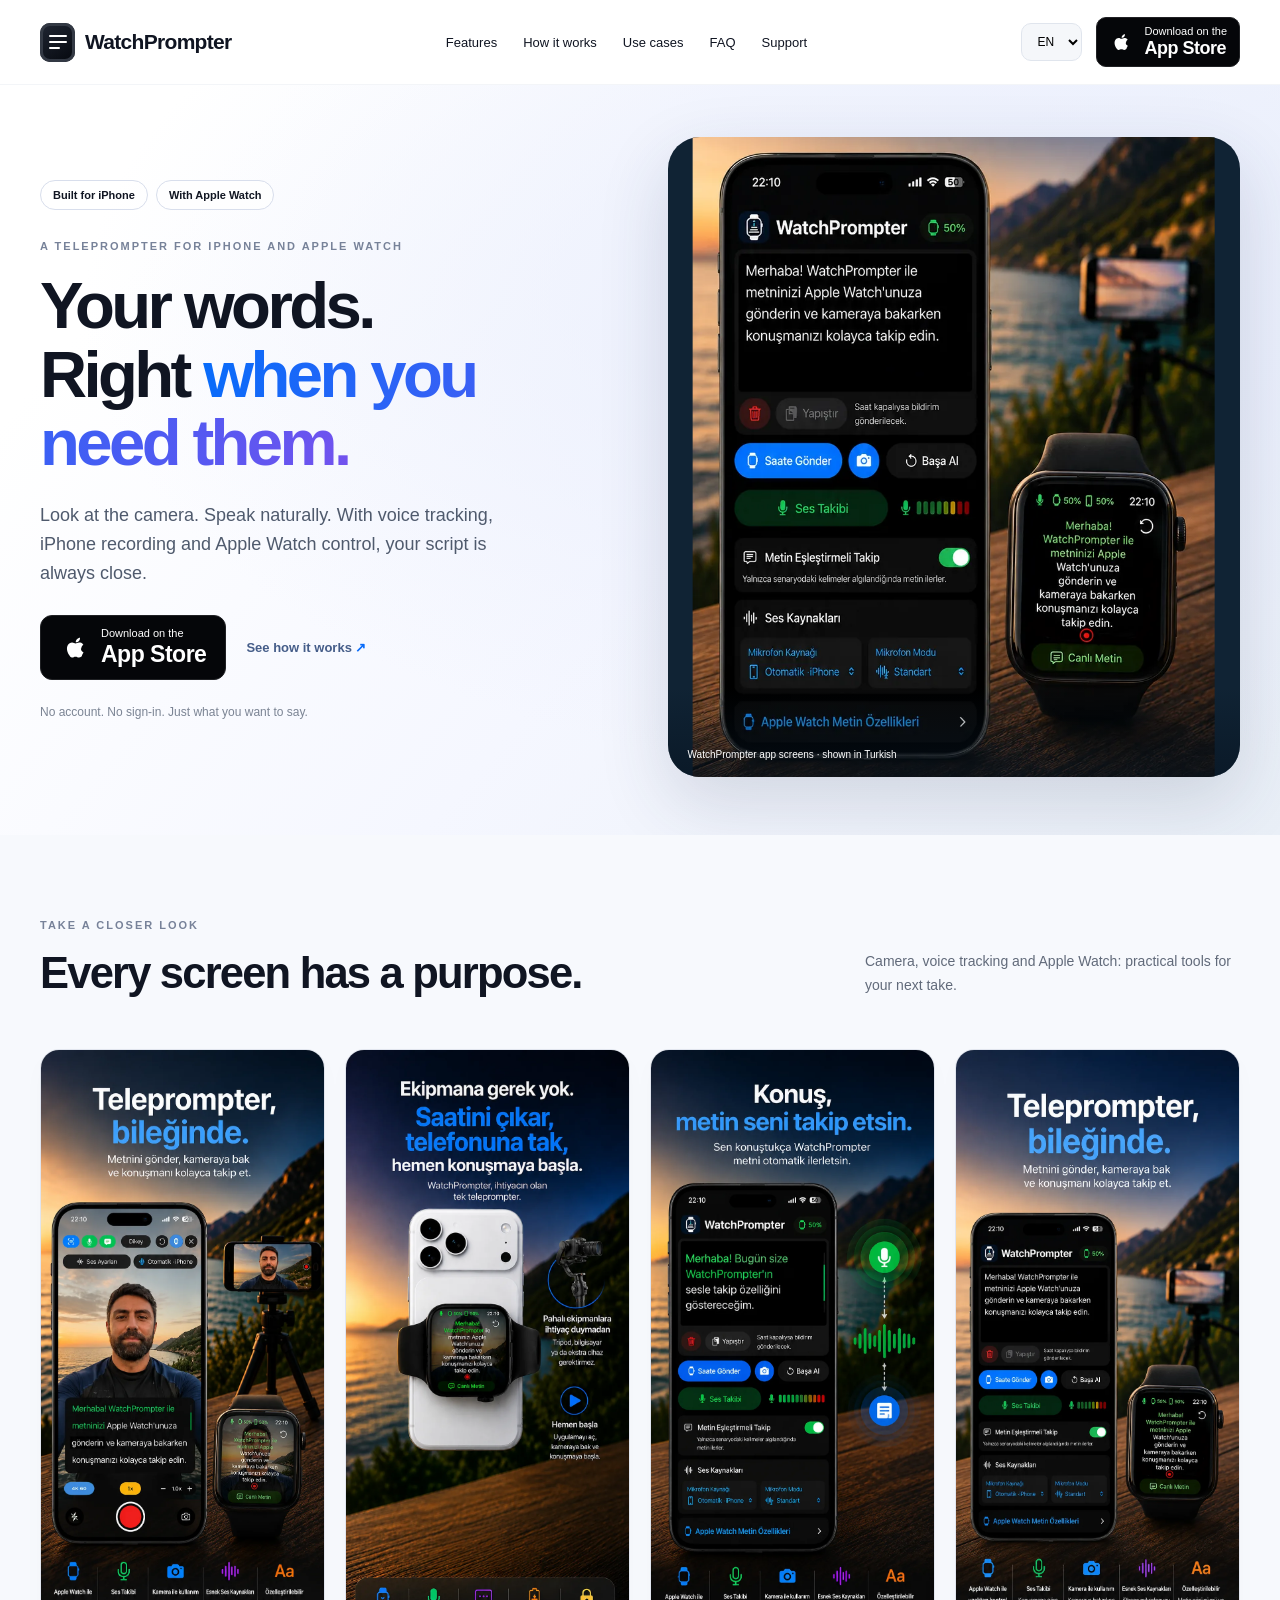
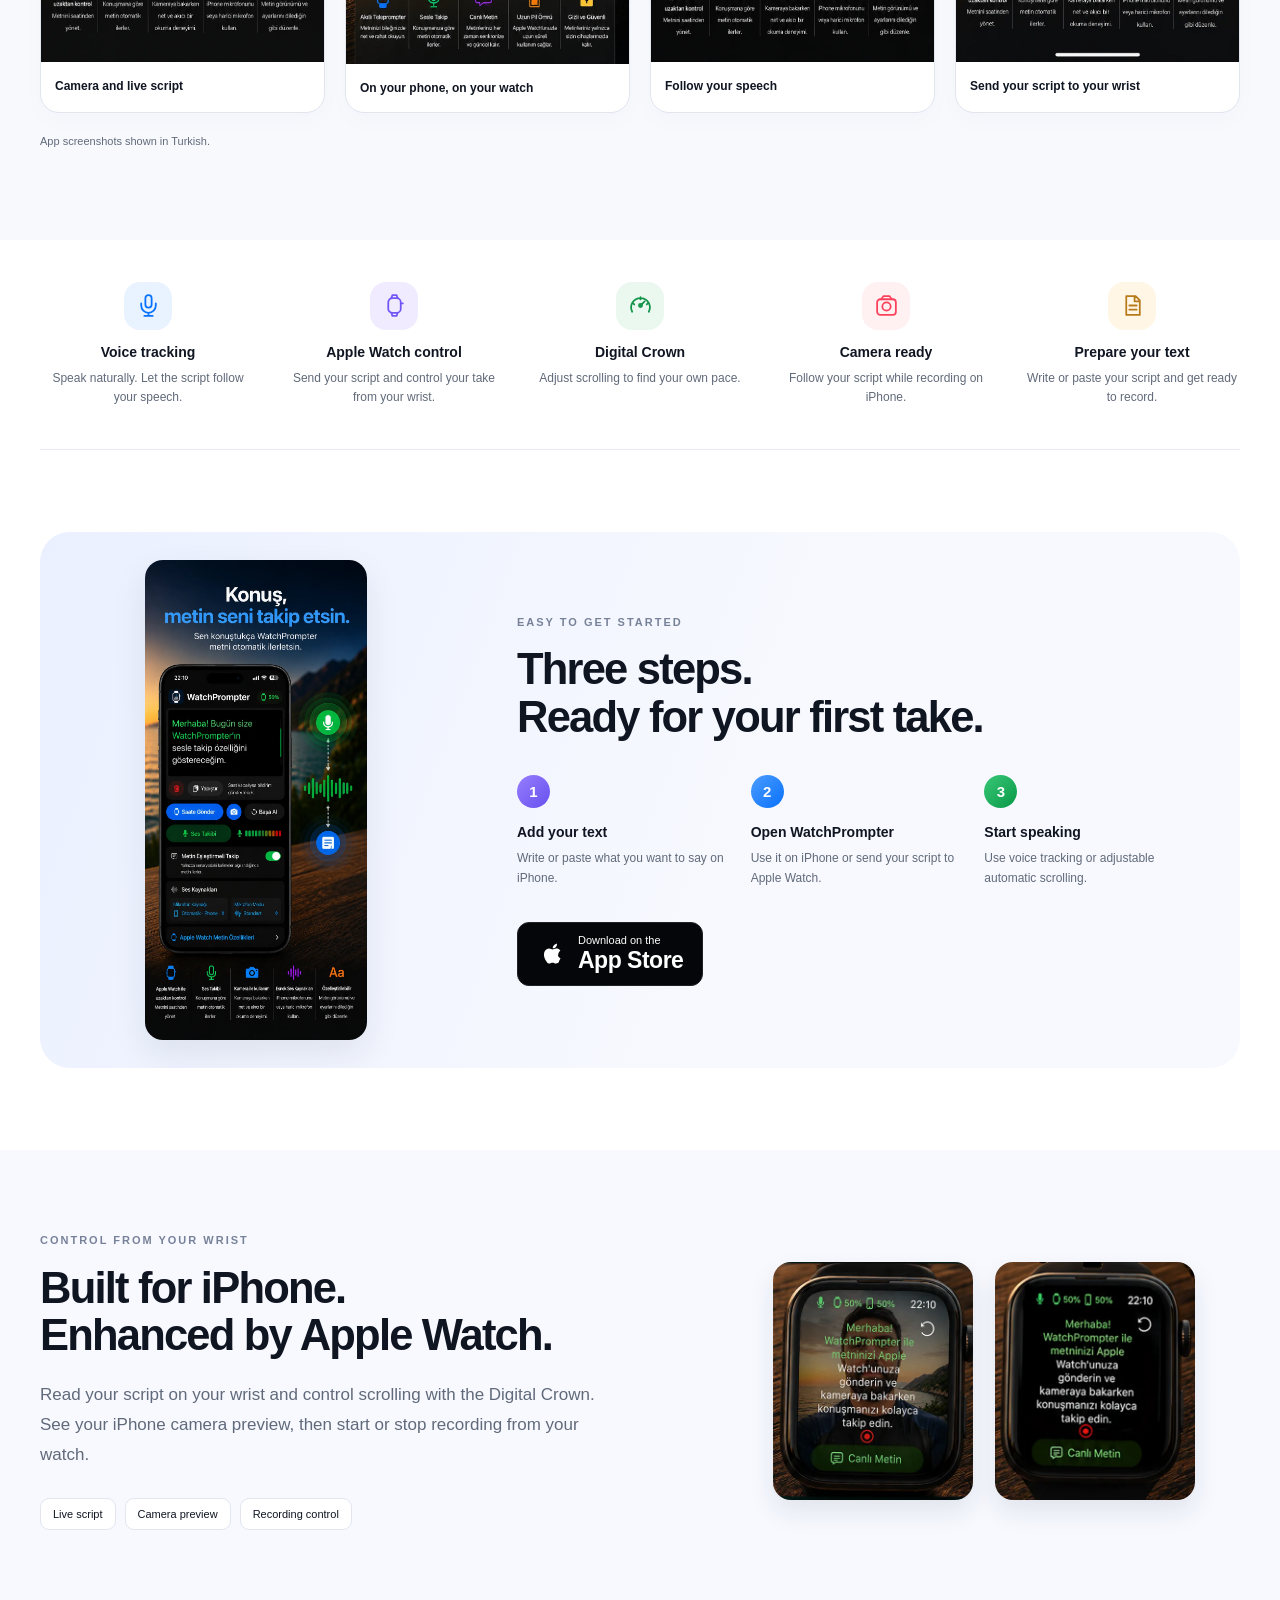
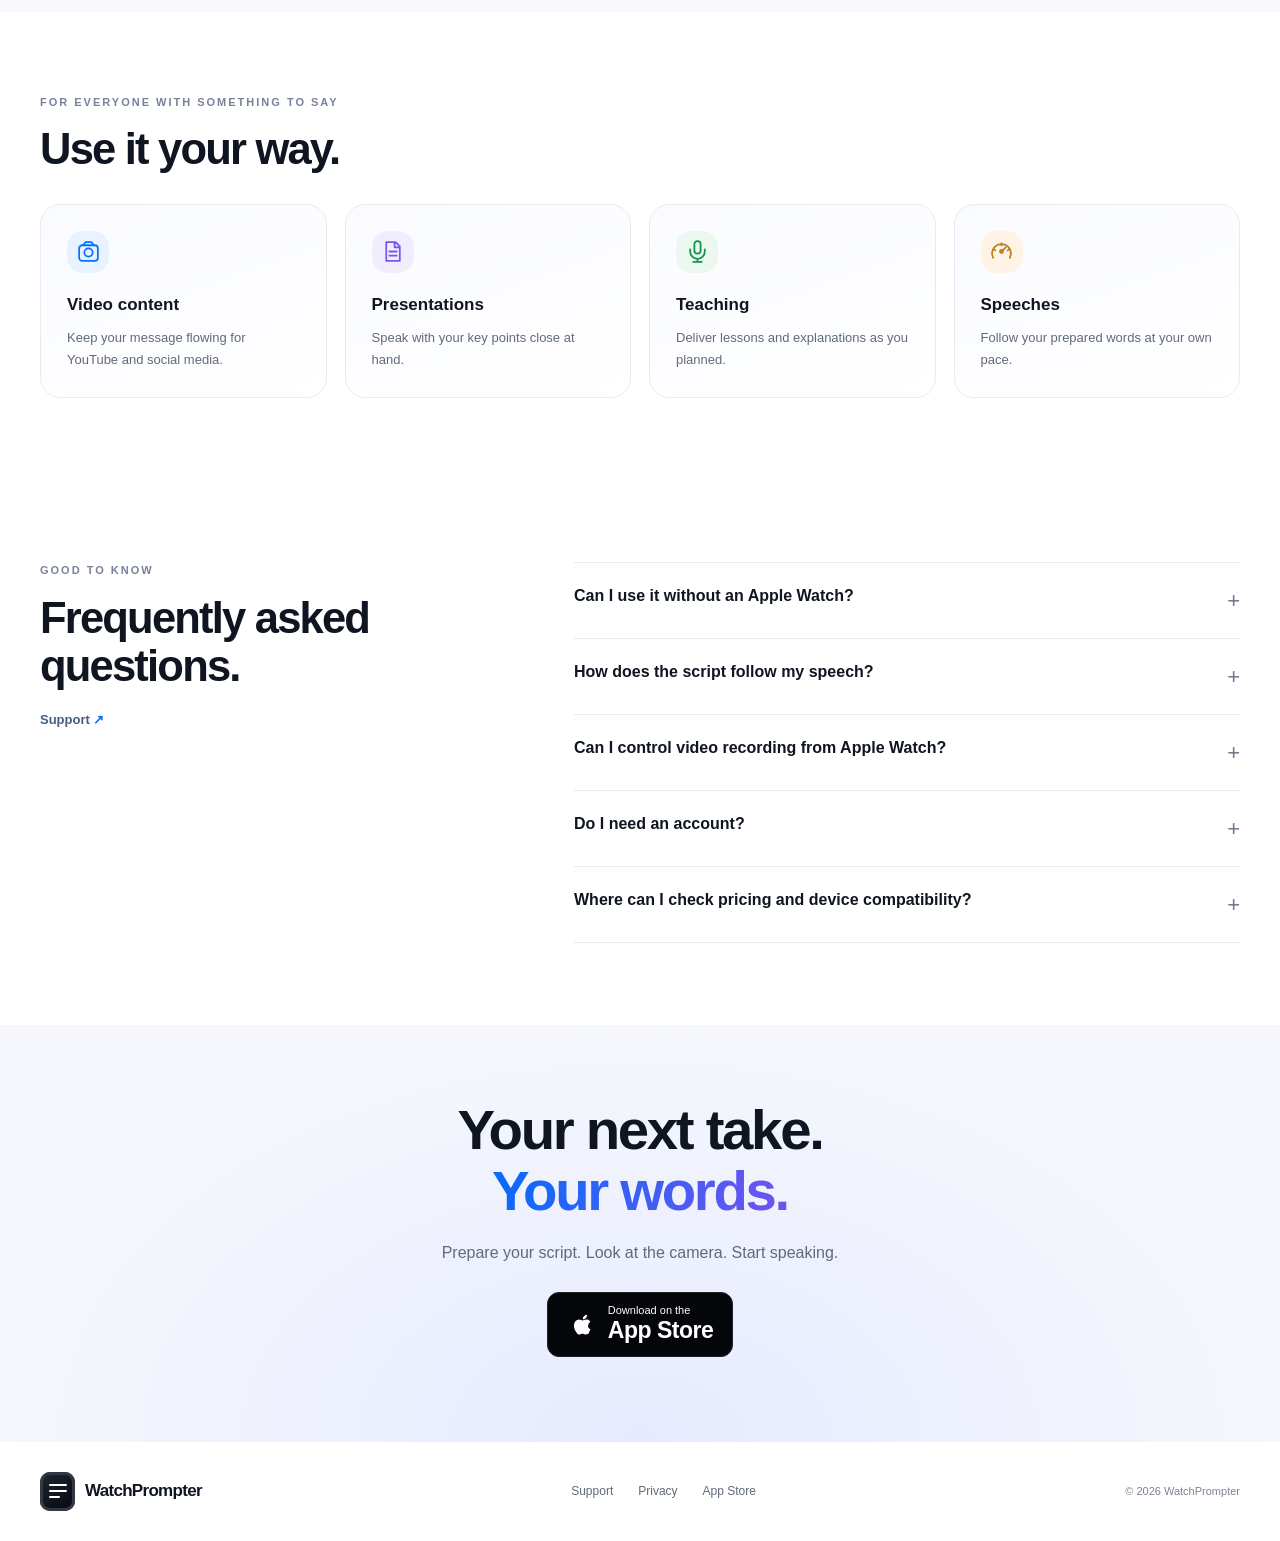
<file: index.html>
<!doctype html><html lang="en"><head><meta charset="utf-8"><meta name="viewport" content="width=device-width,initial-scale=1"><title>WatchPrompter — Your words. Right  when you need them. </title><meta name="description" content="Look at the camera. Speak naturally. With voice tracking, iPhone recording and Apple Watch control, your script is always close."><link rel="canonical" href="https://watchprompter.com/en/"><link rel="alternate" hreflang="tr" href="https://watchprompter.com/tr/"><link rel="alternate" hreflang="en" href="https://watchprompter.com/en/"><link rel="alternate" hreflang="es" href="https://watchprompter.com/es/"><link rel="alternate" hreflang="x-default" href="https://watchprompter.com/"><meta property="og:title" content="WatchPrompter — Your words. Right  when you need them. "><meta property="og:description" content="Look at the camera. Speak naturally. With voice tracking, iPhone recording and Apple Watch control, your script is always close."><meta property="og:type" content="website"><meta property="og:url" content="https://watchprompter.com/en/"><meta property="og:image" content="https://watchprompter.com/assets/4.webp"><meta name="theme-color" content="#ffffff"><link rel="icon" href="/favicon.svg" type="image/svg+xml"><link rel="preload" as="image" href="/assets/4.webp"><link rel="stylesheet" href="/style.css"><script defer src="/language.js"></script></head><body><header class="header"><nav class="container nav" aria-label="WatchPrompter"><a class="brand" href="/en/"><span class="brand-mark" aria-hidden="true"><i></i><i></i><i></i></span>WatchPrompter</a><div class="nav-links" id="navigation"><a href="#features">Features</a><a href="#how">How it works</a><a href="#uses">Use cases</a><a href="#faq">FAQ</a><a href="/support?lang=en">Support</a></div><div class="nav-actions"><select id="language" aria-label="Language"><option value="tr">TR</option><option value="en" selected>EN</option><option value="es">ES</option></select><a href="https://apps.apple.com/us/app/watchprompter/id6799114373" class="store small" aria-label="Download WatchPrompter on the App Store"><svg viewBox="0 0 24 24" aria-hidden="true"><path d="M17 12.8c0-2 1.6-3 1.7-3.1-1-1.5-2.5-1.7-3.1-1.7-1.3-.1-2.5.8-3.2.8s-1.6-.8-2.7-.8c-1.4 0-2.7.8-3.4 2-1.5 2.4-.4 6 1 8 .6 1 1.3 2 2.4 1.9 1 0 1.4-.6 2.7-.6s1.7.6 2.8.6 2.8-.9 2.4-1.8c.8-1.1 1.1-2.2 1.2-2.3-.1 0-2.1-.8-2.1-3zM15.2 6.7c.5-.7.9-1.6.8-2.5-.8 0-1.9.5-2.5 1.2-.5.6-1 1.5-.9 2.4 1 .1 2-.5 2.6-1.1z"/></svg><span>Download on the<strong>App Store</strong></span></a><button class="menu-toggle" type="button" aria-label="Menu" aria-controls="navigation" aria-expanded="false">☰</button></div></nav></header><main><section class="hero"><div class="container hero-grid"><div class="hero-copy"><div class="pill-row"><span class="pill">Built for iPhone</span><span class="pill">With Apple Watch</span></div><div class="kicker">A TELEPROMPTER FOR IPHONE AND APPLE WATCH</div><h1>Your words.<br>Right <em>when you need them.</em></h1><p>Look at the camera. Speak naturally. With voice tracking, iPhone recording and Apple Watch control, your script is always close.</p><div class="hero-buttons"><a href="https://apps.apple.com/us/app/watchprompter/id6799114373" class="store" aria-label="Download WatchPrompter on the App Store"><svg viewBox="0 0 24 24" aria-hidden="true"><path d="M17 12.8c0-2 1.6-3 1.7-3.1-1-1.5-2.5-1.7-3.1-1.7-1.3-.1-2.5.8-3.2.8s-1.6-.8-2.7-.8c-1.4 0-2.7.8-3.4 2-1.5 2.4-.4 6 1 8 .6 1 1.3 2 2.4 1.9 1 0 1.4-.6 2.7-.6s1.7.6 2.8.6 2.8-.9 2.4-1.8c.8-1.1 1.1-2.2 1.2-2.3-.1 0-2.1-.8-2.1-3zM15.2 6.7c.5-.7.9-1.6.8-2.5-.8 0-1.9.5-2.5 1.2-.5.6-1 1.5-.9 2.4 1 .1 2-.5 2.6-1.1z"/></svg><span>Download on the<strong>App Store</strong></span></a><a href="#how" class="text-link">See how it works</a></div><p class="note">No account. No sign-in. Just what you want to say.</p></div><div class="hero-art"><img src="/assets/4.webp" width="853" height="1844" fetchpriority="high" alt="WatchPrompter iPhone and Apple Watch screens in Turkish"><span class="art-caption">WatchPrompter app screens · shown in Turkish</span></div></div></section><section class="section gallery-section"><div class="container"><div class="section-intro"><div><div class="kicker">TAKE A CLOSER LOOK</div><h2>Every screen has a purpose.</h2></div><p>Camera, voice tracking and Apple Watch: practical tools for your next take.</p></div><div class="gallery"><figure><a href="/assets/1.webp" target="_blank" rel="noopener" aria-label="Camera and live script"><img src="/assets/1.webp" width="853" height="1844" loading="lazy" alt="Camera and live script"></a><figcaption>Camera and live script</figcaption></figure><figure><a href="/assets/2.webp" target="_blank" rel="noopener" aria-label="On your phone, on your watch"><img src="/assets/2.webp" width="852" height="1846" loading="lazy" alt="On your phone, on your watch"></a><figcaption>On your phone, on your watch</figcaption></figure><figure><a href="/assets/3.webp" target="_blank" rel="noopener" aria-label="Follow your speech"><img src="/assets/3.webp" width="853" height="1844" loading="lazy" alt="Follow your speech"></a><figcaption>Follow your speech</figcaption></figure><figure><a href="/assets/4.webp" target="_blank" rel="noopener" aria-label="Send your script to your wrist"><img src="/assets/4.webp" width="853" height="1844" loading="lazy" alt="Send your script to your wrist"></a><figcaption>Send your script to your wrist</figcaption></figure></div><p class="screenshot-note">App screenshots shown in Turkish.</p></div></section><section class="container features" id="features" aria-label="Features"><article class="feature"><span class="icon" aria-hidden="true"><svg viewBox="0 0 24 24"><rect x="9" y="2" width="6" height="12" rx="3"/><path d="M5 10v2a7 7 0 0 0 14 0v-2M12 19v3M8 22h8"/></svg></span><h3>Voice tracking</h3><p>Speak naturally. Let the script follow your speech.</p></article><article class="feature"><span class="icon" aria-hidden="true"><svg viewBox="0 0 24 24"><rect x="6" y="5" width="12" height="14" rx="4"/><path d="m9 5 1-3h4l1 3M9 19l1 3h4l1-3M18 10h2"/></svg></span><h3>Apple Watch control</h3><p>Send your script and control your take from your wrist.</p></article><article class="feature"><span class="icon" aria-hidden="true"><svg viewBox="0 0 24 24"><path d="M4 18a9 9 0 1 1 16 0M12 12l4-4M5 10l1 1M12 4v2M19 10l-1 1"/><circle cx="12" cy="12" r="1.5"/></svg></span><h3>Digital Crown</h3><p>Adjust scrolling to find your own pace.</p></article><article class="feature"><span class="icon" aria-hidden="true"><svg viewBox="0 0 24 24"><rect x="3" y="6" width="18" height="15" rx="3"/><circle cx="12" cy="13" r="4"/><path d="m7 6 2-3h6l2 3"/></svg></span><h3>Camera ready</h3><p>Follow your script while recording on iPhone.</p></article><article class="feature"><span class="icon" aria-hidden="true"><svg viewBox="0 0 24 24"><path d="M6 3h9l4 4v14H6zM14 3v5h5M9 12h7M9 16h7"/></svg></span><h3>Prepare your text</h3><p>Write or paste your script and get ready to record.</p></article></section><section class="container section" id="how"><div class="how-panel"><div class="how-art"><img src="/assets/3.webp" width="853" height="1844" loading="lazy" alt="WatchPrompter iPhone and Apple Watch screens in Turkish"></div><div class="how-copy"><div class="kicker">EASY TO GET STARTED</div><h2>Three steps.<br>Ready for your first take.</h2><div class="steps"><div class="step"><div class="step-number">1</div><h3>Add your text</h3><p>Write or paste what you want to say on iPhone.</p></div><div class="step"><div class="step-number">2</div><h3>Open WatchPrompter</h3><p>Use it on iPhone or send your script to Apple Watch.</p></div><div class="step"><div class="step-number">3</div><h3>Start speaking</h3><p>Use voice tracking or adjustable automatic scrolling.</p></div></div><a href="https://apps.apple.com/us/app/watchprompter/id6799114373" class="store" aria-label="Download WatchPrompter on the App Store"><svg viewBox="0 0 24 24" aria-hidden="true"><path d="M17 12.8c0-2 1.6-3 1.7-3.1-1-1.5-2.5-1.7-3.1-1.7-1.3-.1-2.5.8-3.2.8s-1.6-.8-2.7-.8c-1.4 0-2.7.8-3.4 2-1.5 2.4-.4 6 1 8 .6 1 1.3 2 2.4 1.9 1 0 1.4-.6 2.7-.6s1.7.6 2.8.6 2.8-.9 2.4-1.8c.8-1.1 1.1-2.2 1.2-2.3-.1 0-2.1-.8-2.1-3zM15.2 6.7c.5-.7.9-1.6.8-2.5-.8 0-1.9.5-2.5 1.2-.5.6-1 1.5-.9 2.4 1 .1 2-.5 2.6-1.1z"/></svg><span>Download on the<strong>App Store</strong></span></a></div></div></section><section class="watch-section section"><div class="container watch-grid"><div class="watch-copy"><div class="kicker">CONTROL FROM YOUR WRIST</div><h2>Built for iPhone.<br>Enhanced by Apple Watch.</h2><p>Read your script on your wrist and control scrolling with the Digital Crown. See your iPhone camera preview, then start or stop recording from your watch.</p><div class="watch-tags"><span>Live script</span><span>Camera preview</span><span>Recording control</span></div></div><div class="watch-art"><img src="/assets/watch1.webp" width="416" height="496" loading="lazy" alt="WatchPrompter live camera preview on Apple Watch in Turkish"><img src="/assets/watch2.webp" width="416" height="496" loading="lazy" alt="WatchPrompter iPhone and Apple Watch screens in Turkish"></div></div></section><section class="container section" id="uses"><div class="kicker">FOR EVERYONE WITH SOMETHING TO SAY</div><h2>Use it your way.</h2><div class="use-grid"><article class="use-card"><span class="icon" aria-hidden="true"><svg viewBox="0 0 24 24"><rect x="3" y="6" width="18" height="15" rx="3"/><circle cx="12" cy="13" r="4"/><path d="m7 6 2-3h6l2 3"/></svg></span><h3>Video content</h3><p>Keep your message flowing for YouTube and social media.</p></article><article class="use-card"><span class="icon" aria-hidden="true"><svg viewBox="0 0 24 24"><path d="M6 3h9l4 4v14H6zM14 3v5h5M9 12h7M9 16h7"/></svg></span><h3>Presentations</h3><p>Speak with your key points close at hand.</p></article><article class="use-card"><span class="icon" aria-hidden="true"><svg viewBox="0 0 24 24"><rect x="9" y="2" width="6" height="12" rx="3"/><path d="M5 10v2a7 7 0 0 0 14 0v-2M12 19v3M8 22h8"/></svg></span><h3>Teaching</h3><p>Deliver lessons and explanations as you planned.</p></article><article class="use-card"><span class="icon" aria-hidden="true"><svg viewBox="0 0 24 24"><path d="M4 18a9 9 0 1 1 16 0M12 12l4-4M5 10l1 1M12 4v2M19 10l-1 1"/><circle cx="12" cy="12" r="1.5"/></svg></span><h3>Speeches</h3><p>Follow your prepared words at your own pace.</p></article></div></section><section class="container section" id="faq"><div class="faq-layout"><div><div class="kicker">GOOD TO KNOW</div><h2>Frequently asked questions.</h2><a href="/support?lang=en" class="text-link">Support</a></div><div class="faq-list"><details><summary>Can I use it without an Apple Watch?</summary><p>Yes. Use the camera and teleprompter together on iPhone. Apple Watch adds wrist-based reading and control options.</p></details><details><summary>How does the script follow my speech?</summary><p>Voice tracking and word recognition advance the script based on your speech. You can also use adjustable automatic scrolling.</p></details><details><summary>Can I control video recording from Apple Watch?</summary><p>Yes. View your iPhone camera preview on Apple Watch and start or stop video recording.</p></details><details><summary>Do I need an account?</summary><p>No. WatchPrompter does not require an account or sign-in.</p></details><details><summary>Where can I check pricing and device compatibility?</summary><p>Visit the App Store listing for current pricing, in-app purchases and device requirements.</p></details></div></div></section><section class="end"><h2>Your next take.<br><em>Your words.</em></h2><p>Prepare your script. Look at the camera. Start speaking.</p><a href="https://apps.apple.com/us/app/watchprompter/id6799114373" class="store" aria-label="Download WatchPrompter on the App Store"><svg viewBox="0 0 24 24" aria-hidden="true"><path d="M17 12.8c0-2 1.6-3 1.7-3.1-1-1.5-2.5-1.7-3.1-1.7-1.3-.1-2.5.8-3.2.8s-1.6-.8-2.7-.8c-1.4 0-2.7.8-3.4 2-1.5 2.4-.4 6 1 8 .6 1 1.3 2 2.4 1.9 1 0 1.4-.6 2.7-.6s1.7.6 2.8.6 2.8-.9 2.4-1.8c.8-1.1 1.1-2.2 1.2-2.3-.1 0-2.1-.8-2.1-3zM15.2 6.7c.5-.7.9-1.6.8-2.5-.8 0-1.9.5-2.5 1.2-.5.6-1 1.5-.9 2.4 1 .1 2-.5 2.6-1.1z"/></svg><span>Download on the<strong>App Store</strong></span></a></section></main><footer class="container footer"><a class="brand" href="/en/"><span class="brand-mark" aria-hidden="true"><i></i><i></i><i></i></span>WatchPrompter</a><div class="footer-links"><a href="/support?lang=en">Support</a><a href="/privacy?lang=en">Privacy</a><a href="https://apps.apple.com/us/app/watchprompter/id6799114373">App Store</a></div><span class="copyright">© 2026 WatchPrompter</span></footer></body></html>
</file>
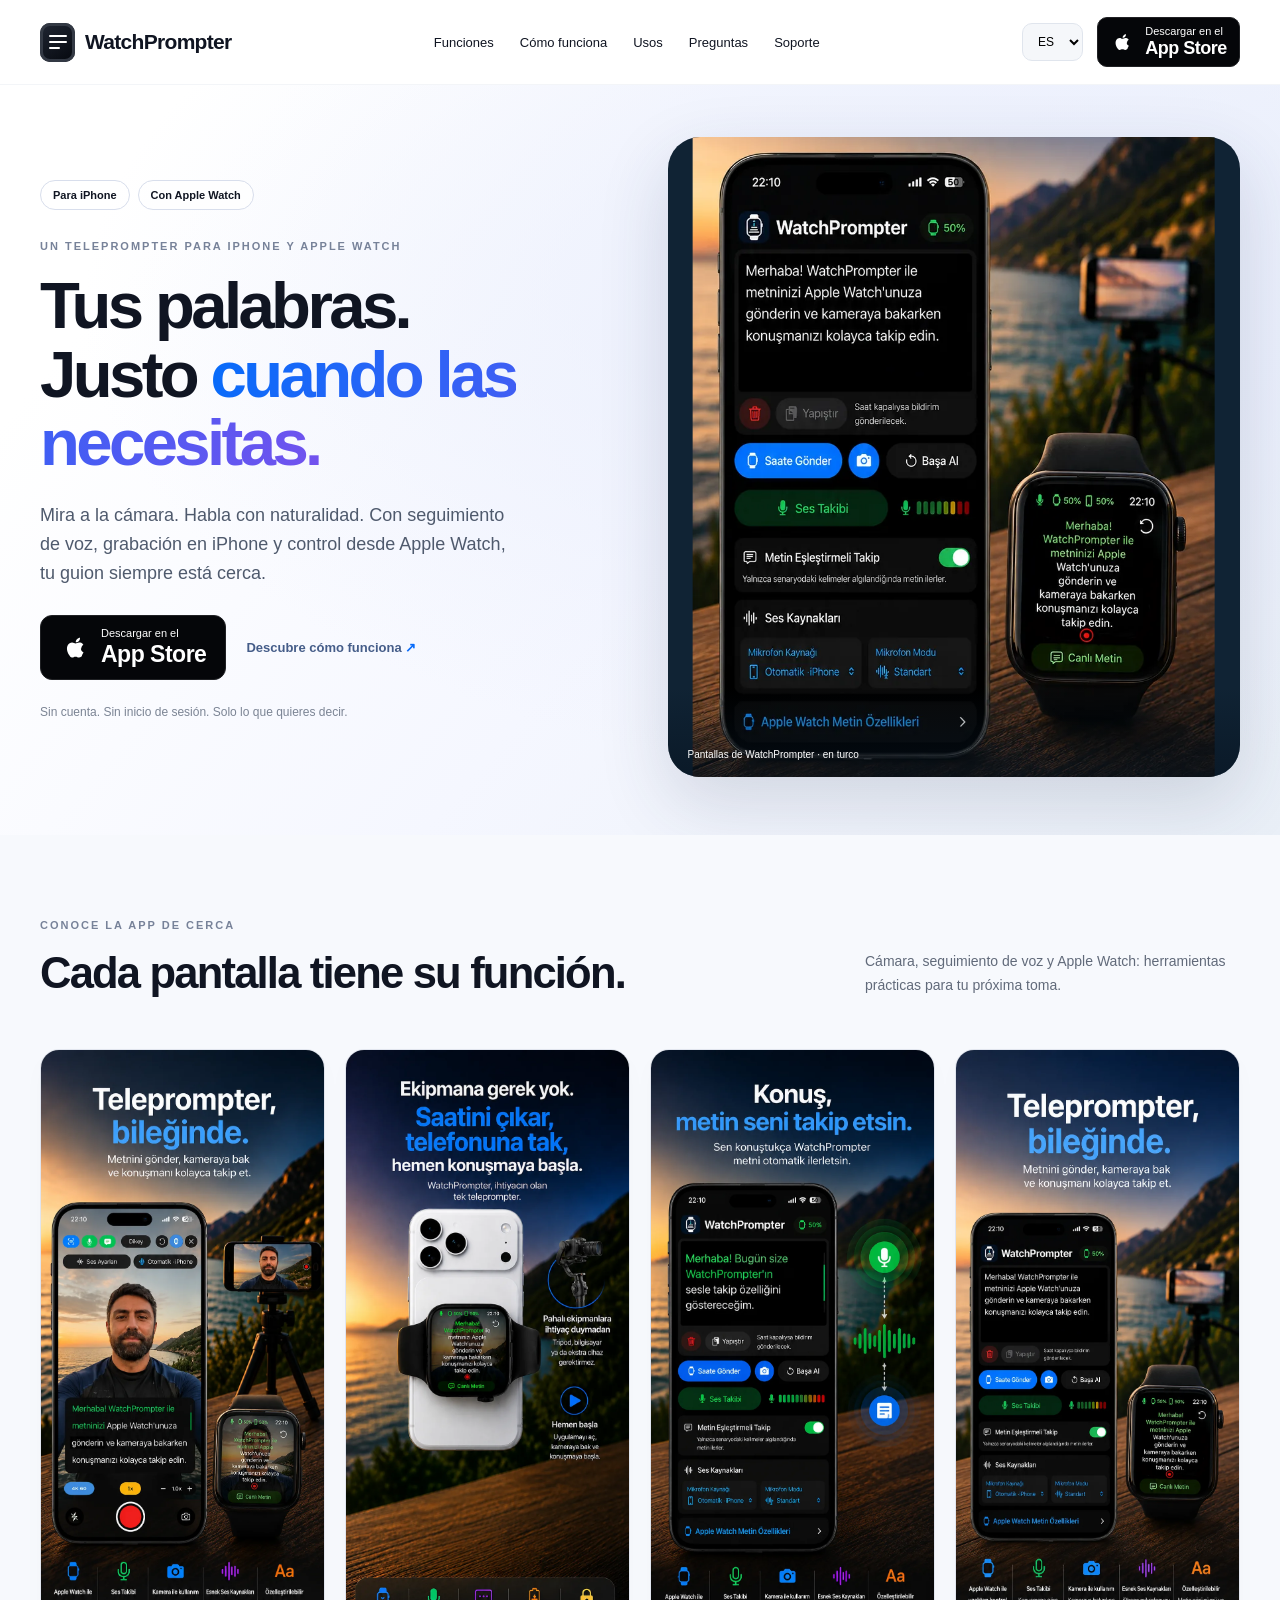
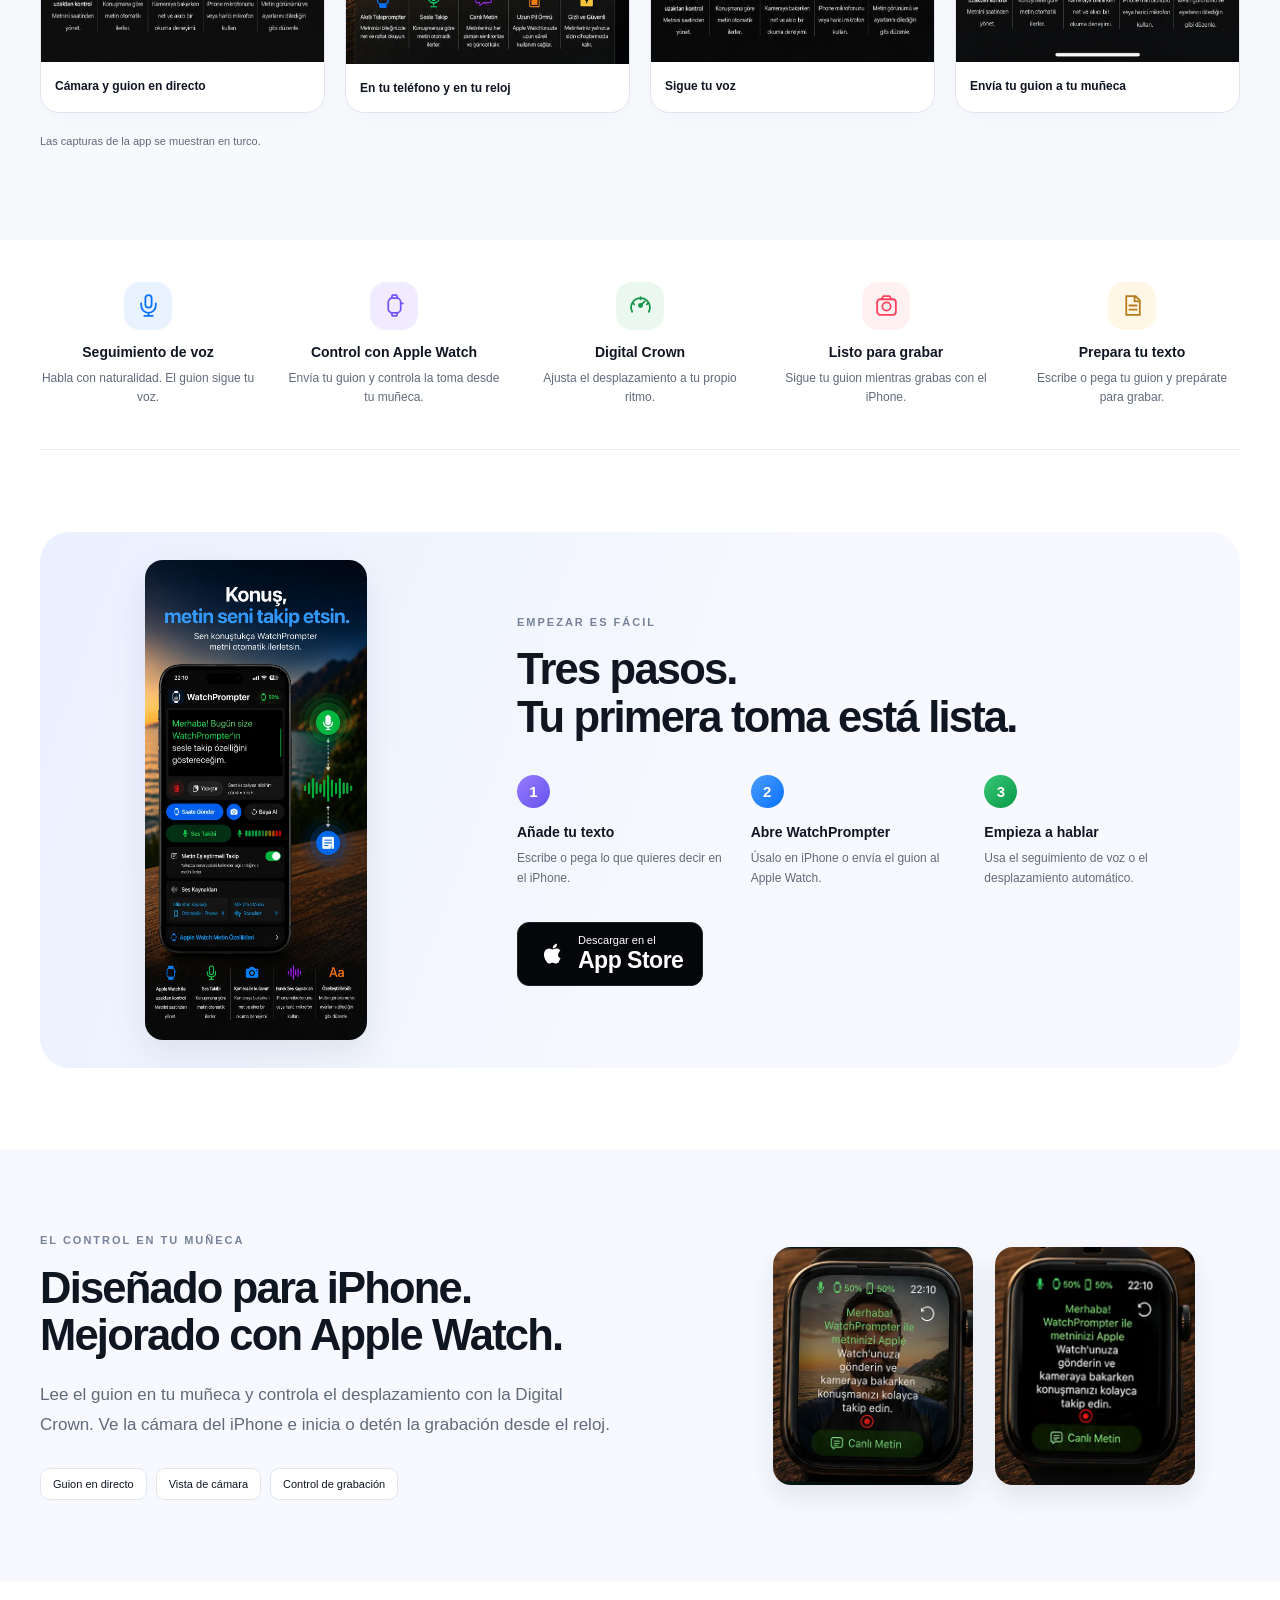
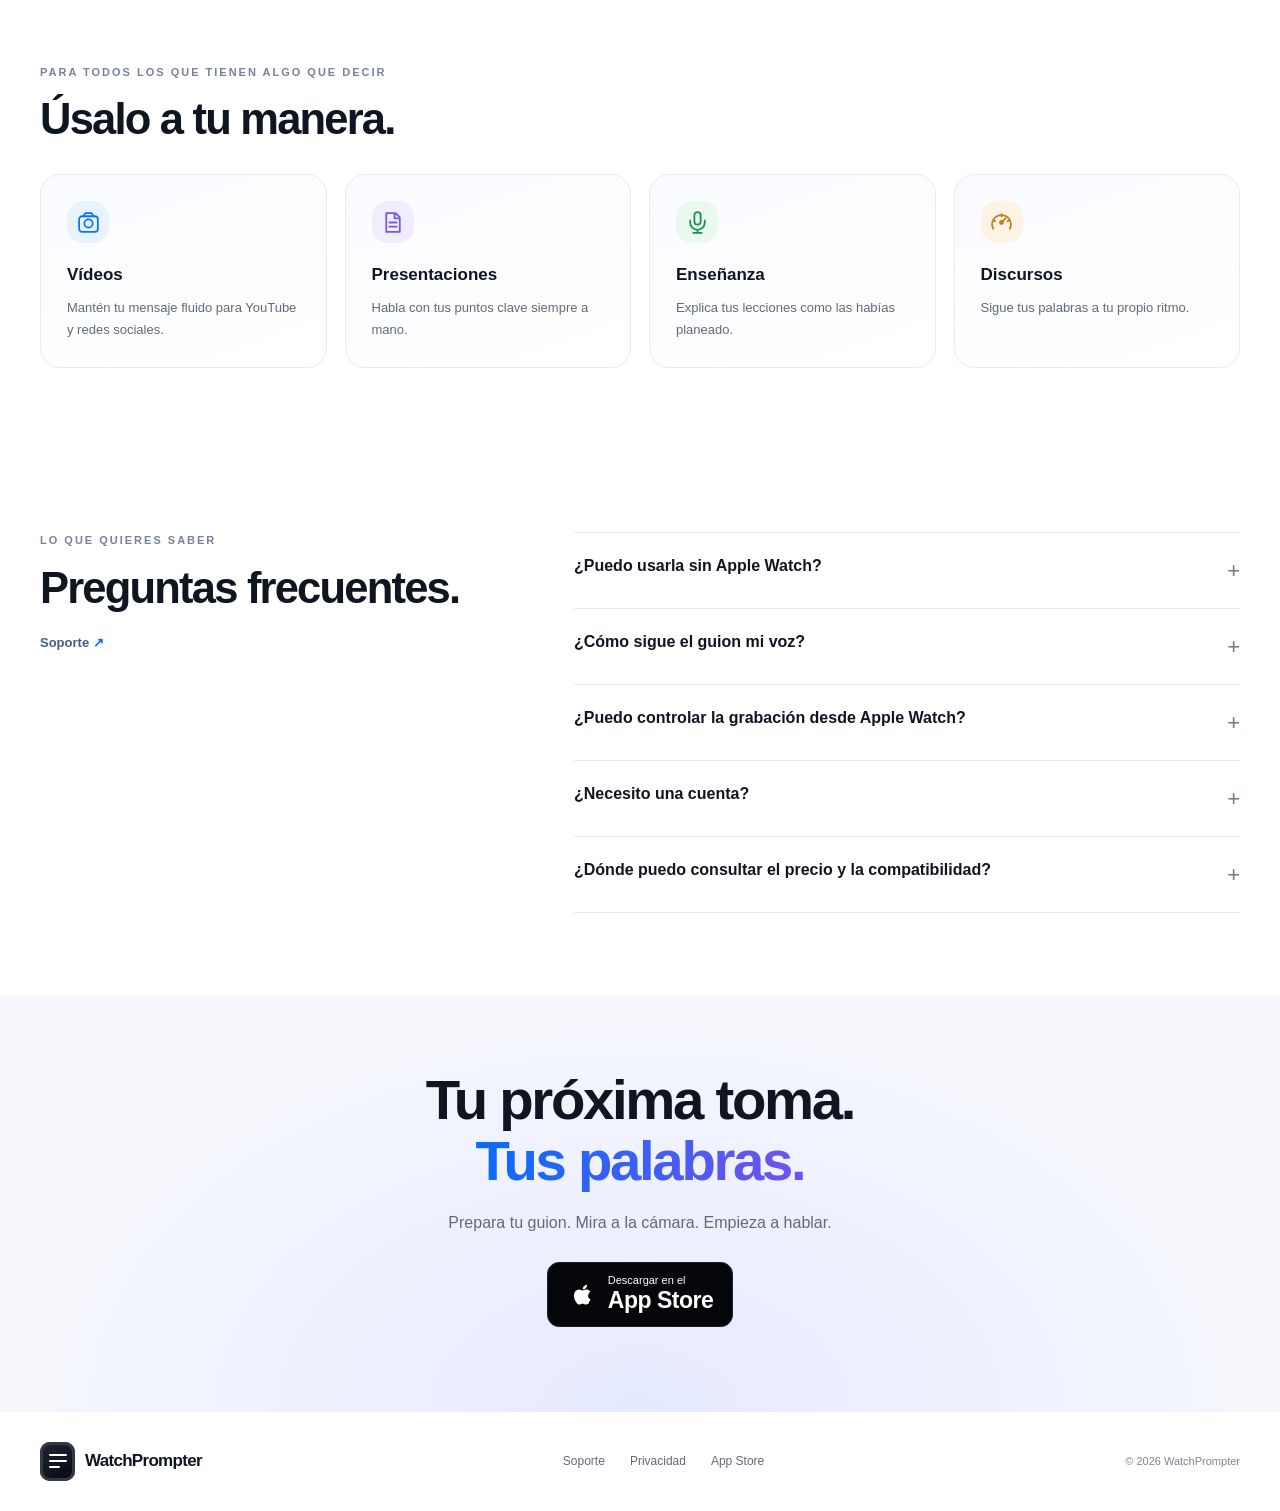
<file: es/index.html>
<!doctype html><html lang="es"><head><meta charset="utf-8"><meta name="viewport" content="width=device-width,initial-scale=1"><title>WatchPrompter — Tus palabras. Justo  cuando las necesitas. </title><meta name="description" content="Mira a la cámara. Habla con naturalidad. Con seguimiento de voz, grabación en iPhone y control desde Apple Watch, tu guion siempre está cerca."><link rel="canonical" href="https://watchprompter.com/es/"><link rel="alternate" hreflang="tr" href="https://watchprompter.com/tr/"><link rel="alternate" hreflang="en" href="https://watchprompter.com/en/"><link rel="alternate" hreflang="es" href="https://watchprompter.com/es/"><link rel="alternate" hreflang="x-default" href="https://watchprompter.com/"><meta property="og:title" content="WatchPrompter — Tus palabras. Justo  cuando las necesitas. "><meta property="og:description" content="Mira a la cámara. Habla con naturalidad. Con seguimiento de voz, grabación en iPhone y control desde Apple Watch, tu guion siempre está cerca."><meta property="og:type" content="website"><meta property="og:url" content="https://watchprompter.com/es/"><meta property="og:image" content="https://watchprompter.com/assets/4.webp"><meta name="theme-color" content="#ffffff"><link rel="icon" href="/favicon.svg" type="image/svg+xml"><link rel="preload" as="image" href="/assets/4.webp"><link rel="stylesheet" href="/style.css"><script defer src="/language.js"></script></head><body><header class="header"><nav class="container nav" aria-label="WatchPrompter"><a class="brand" href="/es/"><span class="brand-mark" aria-hidden="true"><i></i><i></i><i></i></span>WatchPrompter</a><div class="nav-links" id="navigation"><a href="#features">Funciones</a><a href="#how">Cómo funciona</a><a href="#uses">Usos</a><a href="#faq">Preguntas</a><a href="/support?lang=es">Soporte</a></div><div class="nav-actions"><select id="language" aria-label="Idioma"><option value="tr">TR</option><option value="en">EN</option><option value="es" selected>ES</option></select><a href="https://apps.apple.com/es/app/watchprompter/id6799114373" class="store small" aria-label="Descargar WatchPrompter en el App Store"><svg viewBox="0 0 24 24" aria-hidden="true"><path d="M17 12.8c0-2 1.6-3 1.7-3.1-1-1.5-2.5-1.7-3.1-1.7-1.3-.1-2.5.8-3.2.8s-1.6-.8-2.7-.8c-1.4 0-2.7.8-3.4 2-1.5 2.4-.4 6 1 8 .6 1 1.3 2 2.4 1.9 1 0 1.4-.6 2.7-.6s1.7.6 2.8.6 2.8-.9 2.4-1.8c.8-1.1 1.1-2.2 1.2-2.3-.1 0-2.1-.8-2.1-3zM15.2 6.7c.5-.7.9-1.6.8-2.5-.8 0-1.9.5-2.5 1.2-.5.6-1 1.5-.9 2.4 1 .1 2-.5 2.6-1.1z"/></svg><span>Descargar en el<strong>App Store</strong></span></a><button class="menu-toggle" type="button" aria-label="Menú" aria-controls="navigation" aria-expanded="false">☰</button></div></nav></header><main><section class="hero"><div class="container hero-grid"><div class="hero-copy"><div class="pill-row"><span class="pill">Para iPhone</span><span class="pill">Con Apple Watch</span></div><div class="kicker">UN TELEPROMPTER PARA IPHONE Y APPLE WATCH</div><h1>Tus palabras.<br>Justo <em>cuando las necesitas.</em></h1><p>Mira a la cámara. Habla con naturalidad. Con seguimiento de voz, grabación en iPhone y control desde Apple Watch, tu guion siempre está cerca.</p><div class="hero-buttons"><a href="https://apps.apple.com/es/app/watchprompter/id6799114373" class="store" aria-label="Descargar WatchPrompter en el App Store"><svg viewBox="0 0 24 24" aria-hidden="true"><path d="M17 12.8c0-2 1.6-3 1.7-3.1-1-1.5-2.5-1.7-3.1-1.7-1.3-.1-2.5.8-3.2.8s-1.6-.8-2.7-.8c-1.4 0-2.7.8-3.4 2-1.5 2.4-.4 6 1 8 .6 1 1.3 2 2.4 1.9 1 0 1.4-.6 2.7-.6s1.7.6 2.8.6 2.8-.9 2.4-1.8c.8-1.1 1.1-2.2 1.2-2.3-.1 0-2.1-.8-2.1-3zM15.2 6.7c.5-.7.9-1.6.8-2.5-.8 0-1.9.5-2.5 1.2-.5.6-1 1.5-.9 2.4 1 .1 2-.5 2.6-1.1z"/></svg><span>Descargar en el<strong>App Store</strong></span></a><a href="#how" class="text-link">Descubre cómo funciona</a></div><p class="note">Sin cuenta. Sin inicio de sesión. Solo lo que quieres decir.</p></div><div class="hero-art"><img src="/assets/4.webp" width="853" height="1844" fetchpriority="high" alt="Pantallas de WatchPrompter en iPhone y Apple Watch en turco"><span class="art-caption">Pantallas de WatchPrompter · en turco</span></div></div></section><section class="section gallery-section"><div class="container"><div class="section-intro"><div><div class="kicker">CONOCE LA APP DE CERCA</div><h2>Cada pantalla tiene su función.</h2></div><p>Cámara, seguimiento de voz y Apple Watch: herramientas prácticas para tu próxima toma.</p></div><div class="gallery"><figure><a href="/assets/1.webp" target="_blank" rel="noopener" aria-label="Cámara y guion en directo"><img src="/assets/1.webp" width="853" height="1844" loading="lazy" alt="Cámara y guion en directo"></a><figcaption>Cámara y guion en directo</figcaption></figure><figure><a href="/assets/2.webp" target="_blank" rel="noopener" aria-label="En tu teléfono y en tu reloj"><img src="/assets/2.webp" width="852" height="1846" loading="lazy" alt="En tu teléfono y en tu reloj"></a><figcaption>En tu teléfono y en tu reloj</figcaption></figure><figure><a href="/assets/3.webp" target="_blank" rel="noopener" aria-label="Sigue tu voz"><img src="/assets/3.webp" width="853" height="1844" loading="lazy" alt="Sigue tu voz"></a><figcaption>Sigue tu voz</figcaption></figure><figure><a href="/assets/4.webp" target="_blank" rel="noopener" aria-label="Envía tu guion a tu muñeca"><img src="/assets/4.webp" width="853" height="1844" loading="lazy" alt="Envía tu guion a tu muñeca"></a><figcaption>Envía tu guion a tu muñeca</figcaption></figure></div><p class="screenshot-note">Las capturas de la app se muestran en turco.</p></div></section><section class="container features" id="features" aria-label="Funciones"><article class="feature"><span class="icon" aria-hidden="true"><svg viewBox="0 0 24 24"><rect x="9" y="2" width="6" height="12" rx="3"/><path d="M5 10v2a7 7 0 0 0 14 0v-2M12 19v3M8 22h8"/></svg></span><h3>Seguimiento de voz</h3><p>Habla con naturalidad. El guion sigue tu voz.</p></article><article class="feature"><span class="icon" aria-hidden="true"><svg viewBox="0 0 24 24"><rect x="6" y="5" width="12" height="14" rx="4"/><path d="m9 5 1-3h4l1 3M9 19l1 3h4l1-3M18 10h2"/></svg></span><h3>Control con Apple Watch</h3><p>Envía tu guion y controla la toma desde tu muñeca.</p></article><article class="feature"><span class="icon" aria-hidden="true"><svg viewBox="0 0 24 24"><path d="M4 18a9 9 0 1 1 16 0M12 12l4-4M5 10l1 1M12 4v2M19 10l-1 1"/><circle cx="12" cy="12" r="1.5"/></svg></span><h3>Digital Crown</h3><p>Ajusta el desplazamiento a tu propio ritmo.</p></article><article class="feature"><span class="icon" aria-hidden="true"><svg viewBox="0 0 24 24"><rect x="3" y="6" width="18" height="15" rx="3"/><circle cx="12" cy="13" r="4"/><path d="m7 6 2-3h6l2 3"/></svg></span><h3>Listo para grabar</h3><p>Sigue tu guion mientras grabas con el iPhone.</p></article><article class="feature"><span class="icon" aria-hidden="true"><svg viewBox="0 0 24 24"><path d="M6 3h9l4 4v14H6zM14 3v5h5M9 12h7M9 16h7"/></svg></span><h3>Prepara tu texto</h3><p>Escribe o pega tu guion y prepárate para grabar.</p></article></section><section class="container section" id="how"><div class="how-panel"><div class="how-art"><img src="/assets/3.webp" width="853" height="1844" loading="lazy" alt="Pantallas de WatchPrompter en iPhone y Apple Watch en turco"></div><div class="how-copy"><div class="kicker">EMPEZAR ES FÁCIL</div><h2>Tres pasos.<br>Tu primera toma está lista.</h2><div class="steps"><div class="step"><div class="step-number">1</div><h3>Añade tu texto</h3><p>Escribe o pega lo que quieres decir en el iPhone.</p></div><div class="step"><div class="step-number">2</div><h3>Abre WatchPrompter</h3><p>Úsalo en iPhone o envía el guion al Apple Watch.</p></div><div class="step"><div class="step-number">3</div><h3>Empieza a hablar</h3><p>Usa el seguimiento de voz o el desplazamiento automático.</p></div></div><a href="https://apps.apple.com/es/app/watchprompter/id6799114373" class="store" aria-label="Descargar WatchPrompter en el App Store"><svg viewBox="0 0 24 24" aria-hidden="true"><path d="M17 12.8c0-2 1.6-3 1.7-3.1-1-1.5-2.5-1.7-3.1-1.7-1.3-.1-2.5.8-3.2.8s-1.6-.8-2.7-.8c-1.4 0-2.7.8-3.4 2-1.5 2.4-.4 6 1 8 .6 1 1.3 2 2.4 1.9 1 0 1.4-.6 2.7-.6s1.7.6 2.8.6 2.8-.9 2.4-1.8c.8-1.1 1.1-2.2 1.2-2.3-.1 0-2.1-.8-2.1-3zM15.2 6.7c.5-.7.9-1.6.8-2.5-.8 0-1.9.5-2.5 1.2-.5.6-1 1.5-.9 2.4 1 .1 2-.5 2.6-1.1z"/></svg><span>Descargar en el<strong>App Store</strong></span></a></div></div></section><section class="watch-section section"><div class="container watch-grid"><div class="watch-copy"><div class="kicker">EL CONTROL EN TU MUÑECA</div><h2>Diseñado para iPhone.<br>Mejorado con Apple Watch.</h2><p>Lee el guion en tu muñeca y controla el desplazamiento con la Digital Crown. Ve la cámara del iPhone e inicia o detén la grabación desde el reloj.</p><div class="watch-tags"><span>Guion en directo</span><span>Vista de cámara</span><span>Control de grabación</span></div></div><div class="watch-art"><img src="/assets/watch1.webp" width="416" height="496" loading="lazy" alt="Vista de cámara de WatchPrompter en Apple Watch en turco"><img src="/assets/watch2.webp" width="416" height="496" loading="lazy" alt="Pantallas de WatchPrompter en iPhone y Apple Watch en turco"></div></div></section><section class="container section" id="uses"><div class="kicker">PARA TODOS LOS QUE TIENEN ALGO QUE DECIR</div><h2>Úsalo a tu manera.</h2><div class="use-grid"><article class="use-card"><span class="icon" aria-hidden="true"><svg viewBox="0 0 24 24"><rect x="3" y="6" width="18" height="15" rx="3"/><circle cx="12" cy="13" r="4"/><path d="m7 6 2-3h6l2 3"/></svg></span><h3>Vídeos</h3><p>Mantén tu mensaje fluido para YouTube y redes sociales.</p></article><article class="use-card"><span class="icon" aria-hidden="true"><svg viewBox="0 0 24 24"><path d="M6 3h9l4 4v14H6zM14 3v5h5M9 12h7M9 16h7"/></svg></span><h3>Presentaciones</h3><p>Habla con tus puntos clave siempre a mano.</p></article><article class="use-card"><span class="icon" aria-hidden="true"><svg viewBox="0 0 24 24"><rect x="9" y="2" width="6" height="12" rx="3"/><path d="M5 10v2a7 7 0 0 0 14 0v-2M12 19v3M8 22h8"/></svg></span><h3>Enseñanza</h3><p>Explica tus lecciones como las habías planeado.</p></article><article class="use-card"><span class="icon" aria-hidden="true"><svg viewBox="0 0 24 24"><path d="M4 18a9 9 0 1 1 16 0M12 12l4-4M5 10l1 1M12 4v2M19 10l-1 1"/><circle cx="12" cy="12" r="1.5"/></svg></span><h3>Discursos</h3><p>Sigue tus palabras a tu propio ritmo.</p></article></div></section><section class="container section" id="faq"><div class="faq-layout"><div><div class="kicker">LO QUE QUIERES SABER</div><h2>Preguntas frecuentes.</h2><a href="/support?lang=es" class="text-link">Soporte</a></div><div class="faq-list"><details><summary>¿Puedo usarla sin Apple Watch?</summary><p>Sí. Puedes usar la cámara y el teleprompter juntos en iPhone. Apple Watch añade opciones de lectura y control desde la muñeca.</p></details><details><summary>¿Cómo sigue el guion mi voz?</summary><p>El seguimiento de voz y el reconocimiento de palabras hacen avanzar el guion según tu voz. También puedes usar el desplazamiento automático ajustable.</p></details><details><summary>¿Puedo controlar la grabación desde Apple Watch?</summary><p>Sí. Puedes ver la cámara del iPhone en Apple Watch e iniciar o detener la grabación.</p></details><details><summary>¿Necesito una cuenta?</summary><p>No. WatchPrompter no requiere cuenta ni inicio de sesión.</p></details><details><summary>¿Dónde puedo consultar el precio y la compatibilidad?</summary><p>Consulta la ficha del App Store para ver el precio actual, las compras dentro de la app y los requisitos del dispositivo.</p></details></div></div></section><section class="end"><h2>Tu próxima toma.<br><em>Tus palabras.</em></h2><p>Prepara tu guion. Mira a la cámara. Empieza a hablar.</p><a href="https://apps.apple.com/es/app/watchprompter/id6799114373" class="store" aria-label="Descargar WatchPrompter en el App Store"><svg viewBox="0 0 24 24" aria-hidden="true"><path d="M17 12.8c0-2 1.6-3 1.7-3.1-1-1.5-2.5-1.7-3.1-1.7-1.3-.1-2.5.8-3.2.8s-1.6-.8-2.7-.8c-1.4 0-2.7.8-3.4 2-1.5 2.4-.4 6 1 8 .6 1 1.3 2 2.4 1.9 1 0 1.4-.6 2.7-.6s1.7.6 2.8.6 2.8-.9 2.4-1.8c.8-1.1 1.1-2.2 1.2-2.3-.1 0-2.1-.8-2.1-3zM15.2 6.7c.5-.7.9-1.6.8-2.5-.8 0-1.9.5-2.5 1.2-.5.6-1 1.5-.9 2.4 1 .1 2-.5 2.6-1.1z"/></svg><span>Descargar en el<strong>App Store</strong></span></a></section></main><footer class="container footer"><a class="brand" href="/es/"><span class="brand-mark" aria-hidden="true"><i></i><i></i><i></i></span>WatchPrompter</a><div class="footer-links"><a href="/support?lang=es">Soporte</a><a href="/privacy?lang=es">Privacidad</a><a href="https://apps.apple.com/es/app/watchprompter/id6799114373">App Store</a></div><span class="copyright">© 2026 WatchPrompter</span></footer></body></html>
</file>
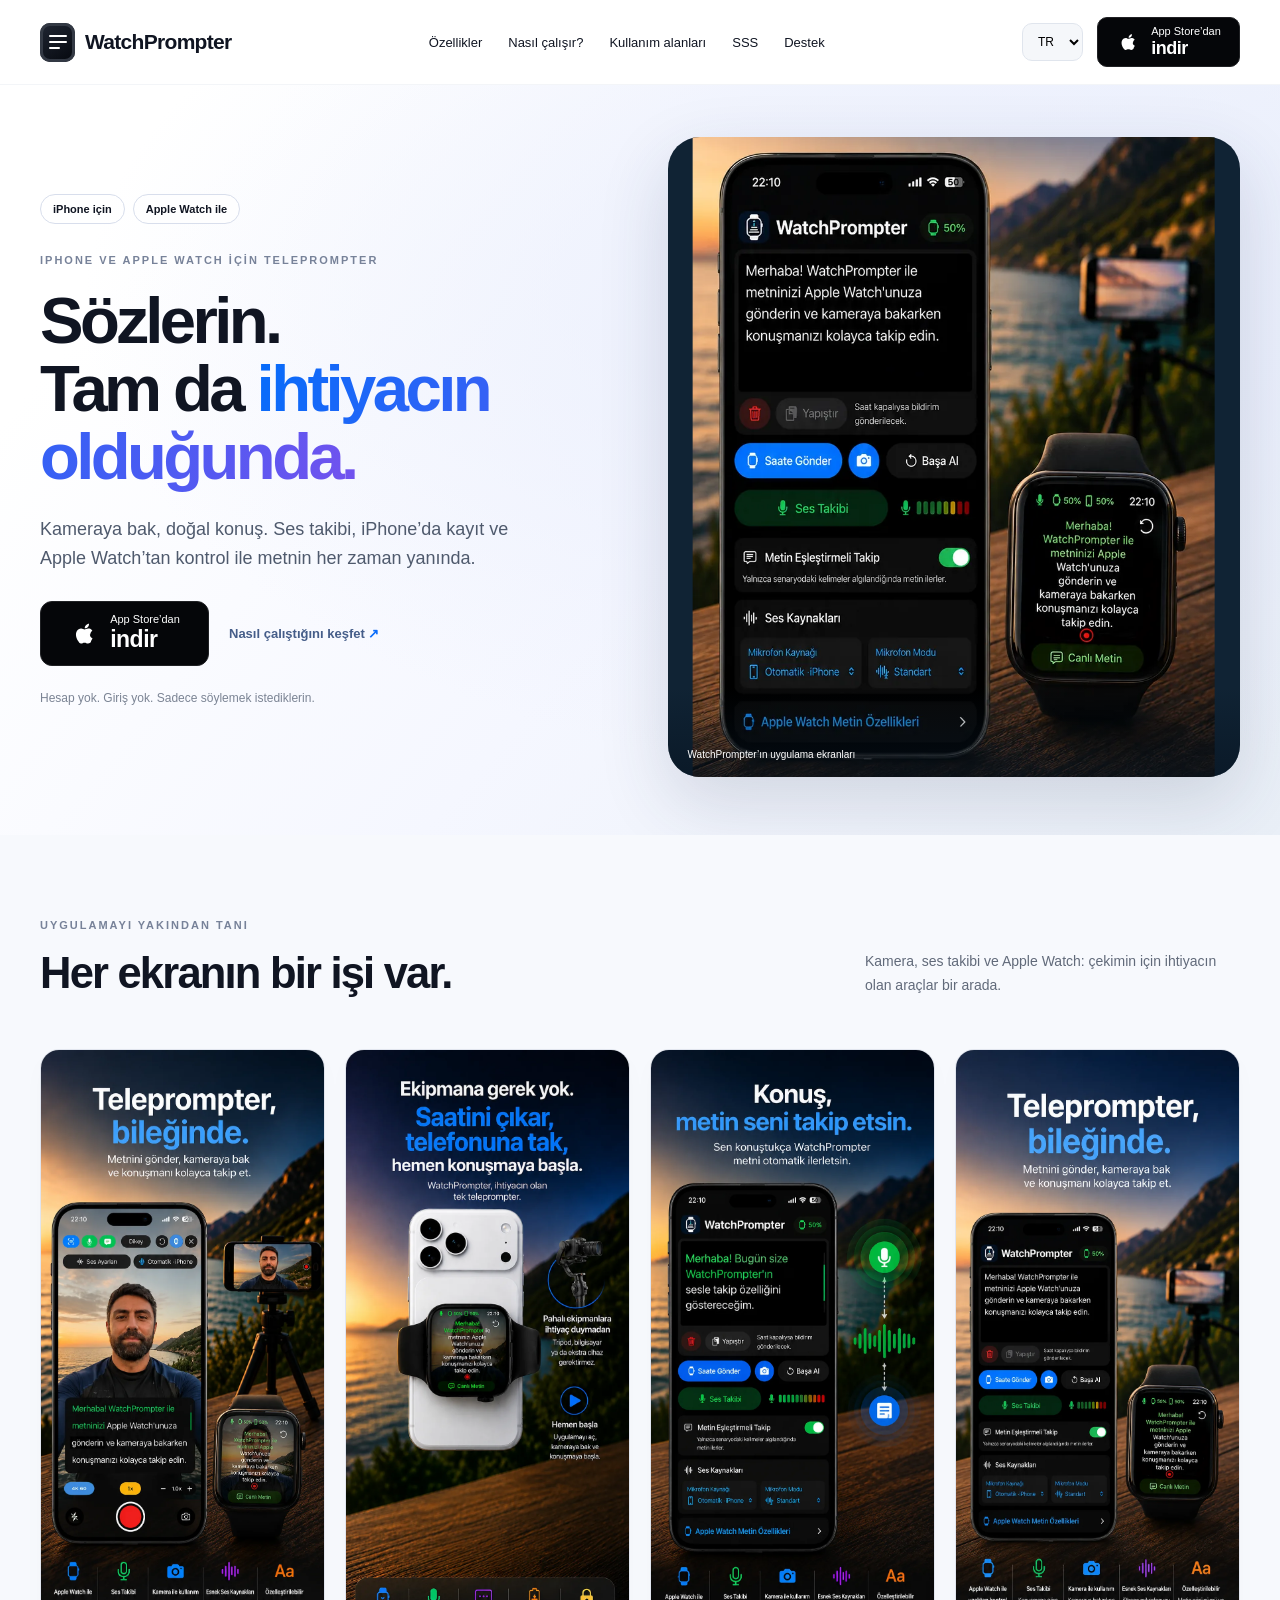
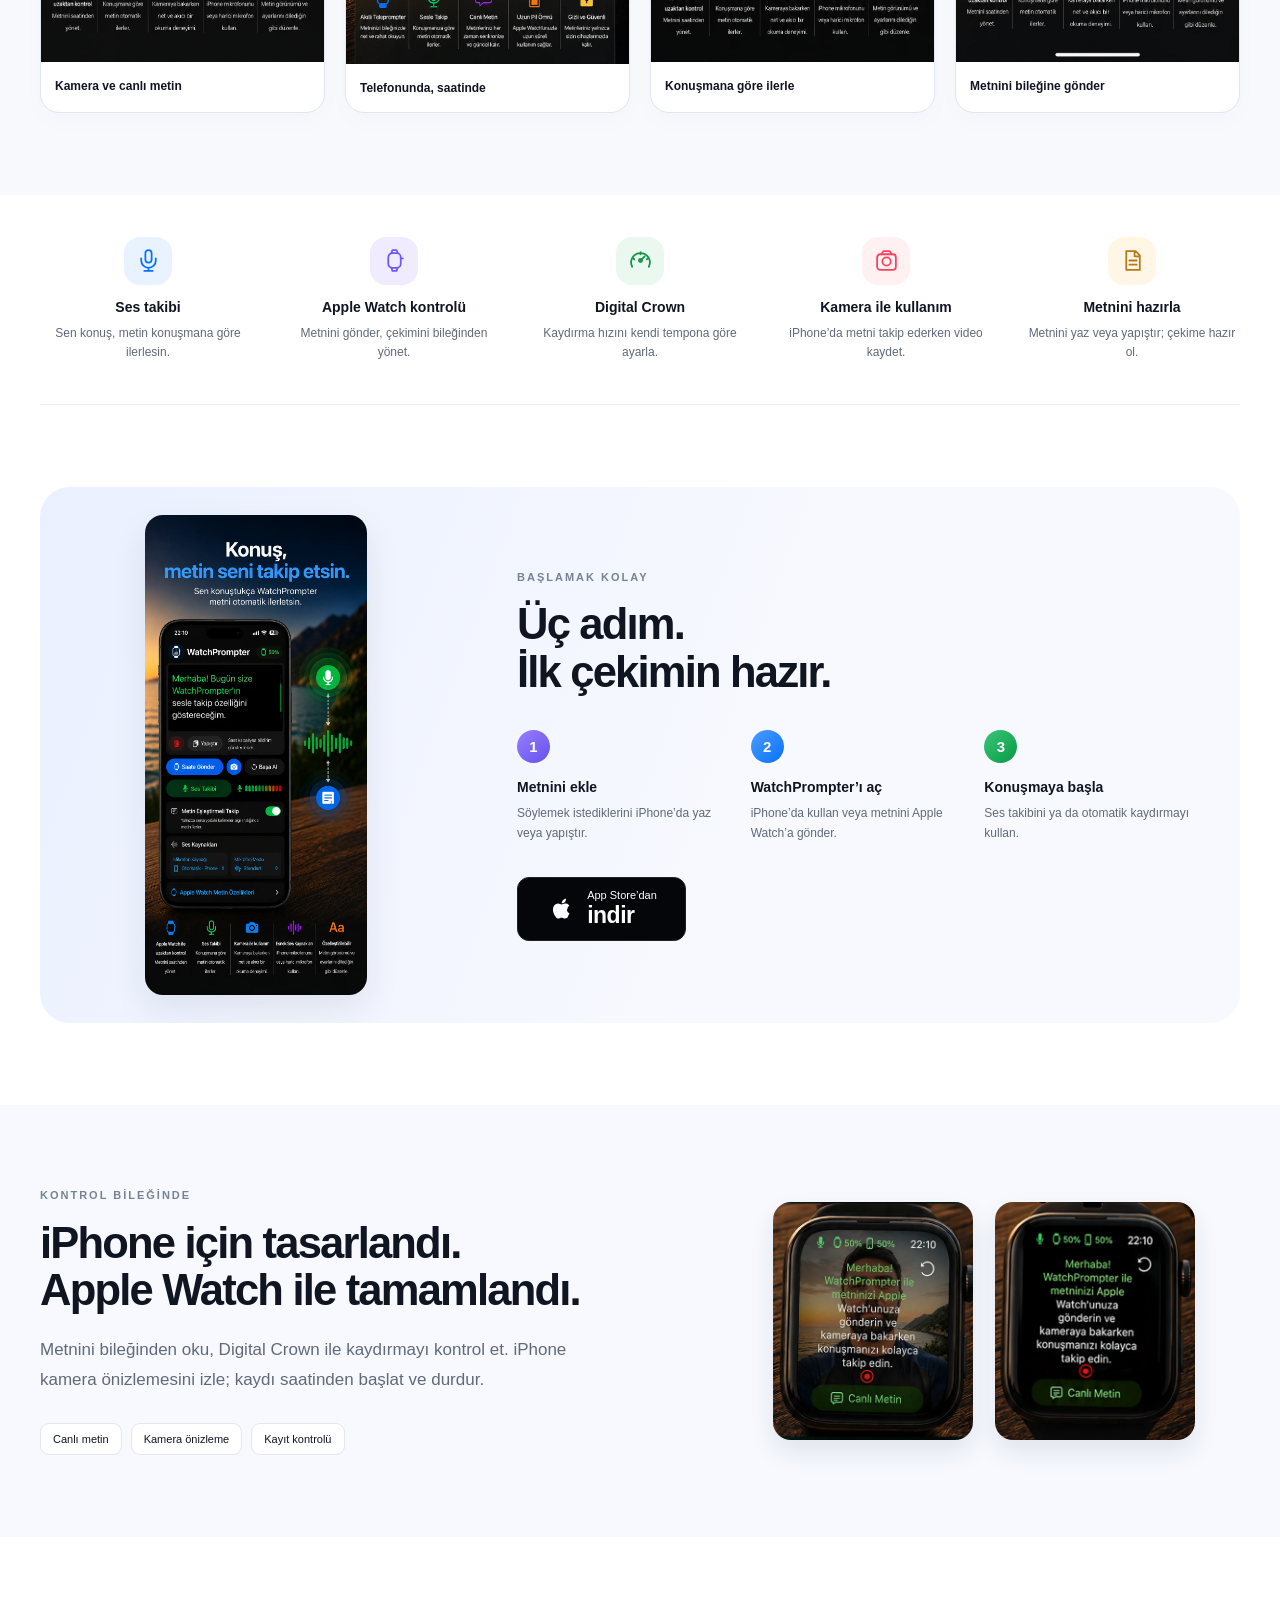
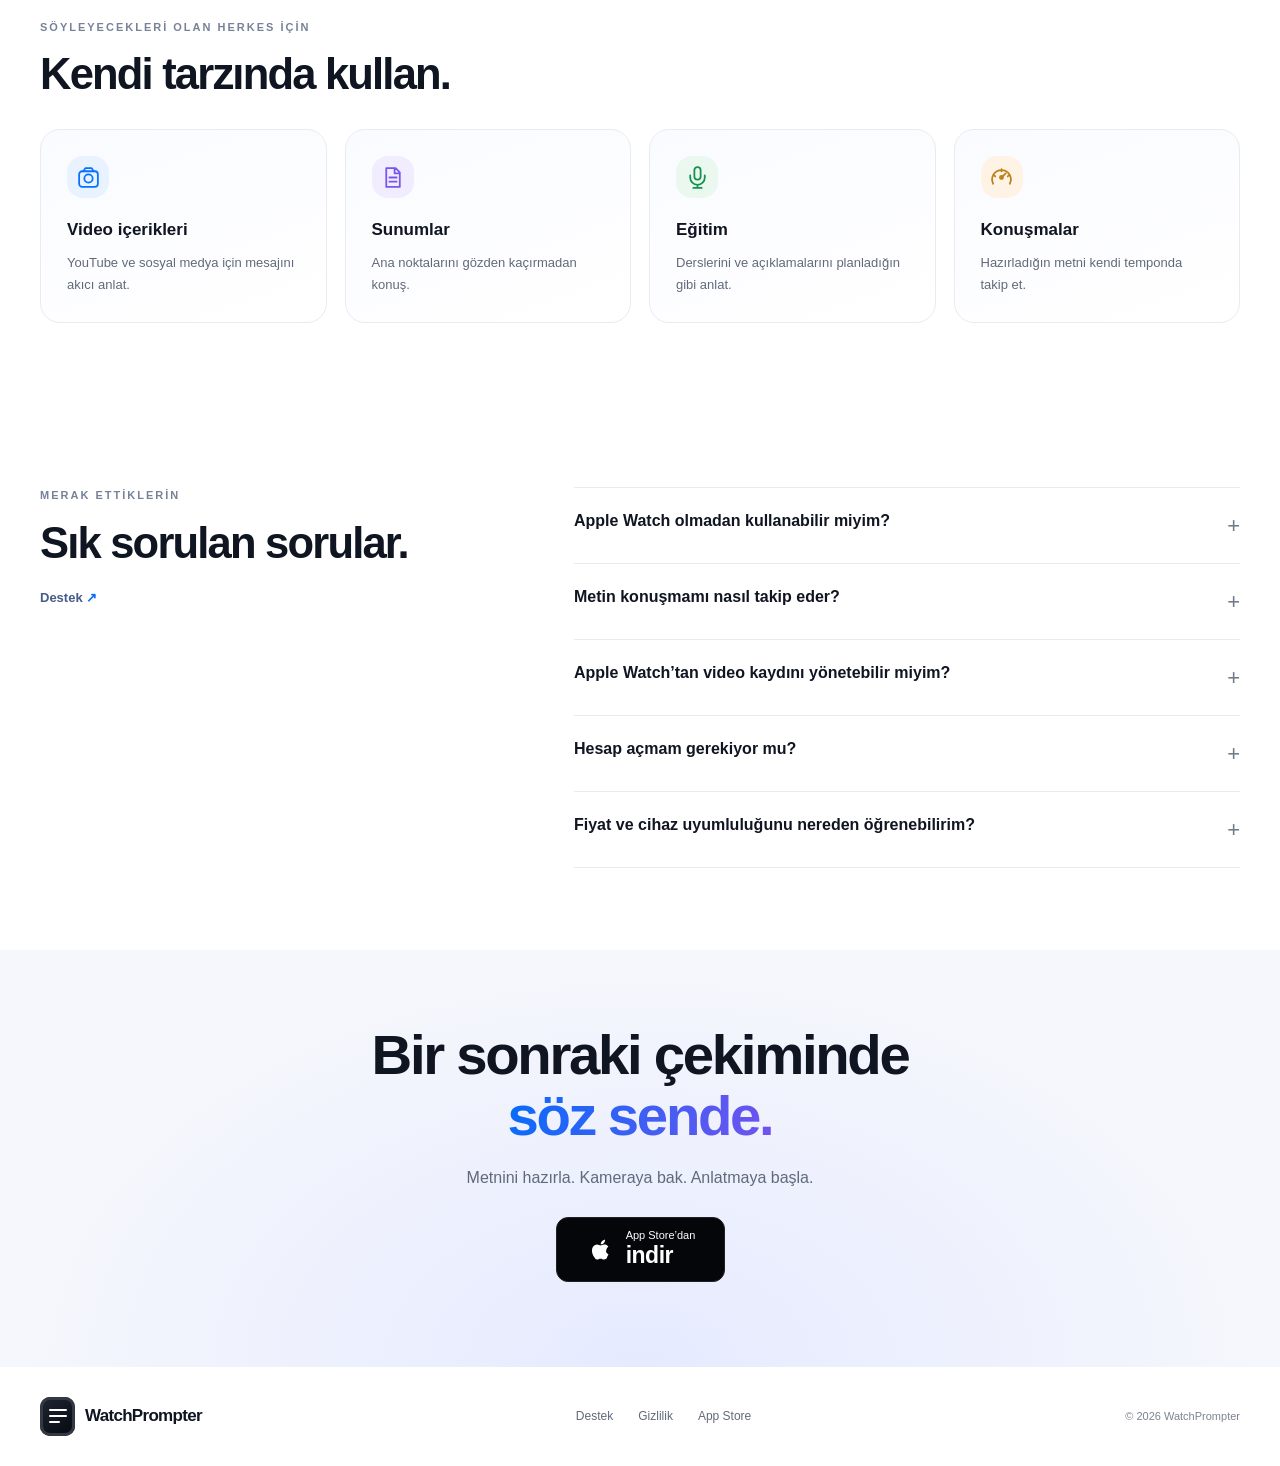
<file: tr/index.html>
<!doctype html><html lang="tr"><head><meta charset="utf-8"><meta name="viewport" content="width=device-width,initial-scale=1"><title>WatchPrompter — Sözlerin. Tam da  ihtiyacın olduğunda. </title><meta name="description" content="Kameraya bak, doğal konuş. Ses takibi, iPhone’da kayıt ve Apple Watch’tan kontrol ile metnin her zaman yanında."><link rel="canonical" href="https://watchprompter.com/tr/"><link rel="alternate" hreflang="tr" href="https://watchprompter.com/tr/"><link rel="alternate" hreflang="en" href="https://watchprompter.com/en/"><link rel="alternate" hreflang="es" href="https://watchprompter.com/es/"><link rel="alternate" hreflang="x-default" href="https://watchprompter.com/"><meta property="og:title" content="WatchPrompter — Sözlerin. Tam da  ihtiyacın olduğunda. "><meta property="og:description" content="Kameraya bak, doğal konuş. Ses takibi, iPhone’da kayıt ve Apple Watch’tan kontrol ile metnin her zaman yanında."><meta property="og:type" content="website"><meta property="og:url" content="https://watchprompter.com/tr/"><meta property="og:image" content="https://watchprompter.com/assets/4.webp"><meta name="theme-color" content="#ffffff"><link rel="icon" href="/favicon.svg" type="image/svg+xml"><link rel="preload" as="image" href="/assets/4.webp"><link rel="stylesheet" href="/style.css"><script defer src="/language.js"></script></head><body><header class="header"><nav class="container nav" aria-label="WatchPrompter"><a class="brand" href="/tr/"><span class="brand-mark" aria-hidden="true"><i></i><i></i><i></i></span>WatchPrompter</a><div class="nav-links" id="navigation"><a href="#features">Özellikler</a><a href="#how">Nasıl çalışır?</a><a href="#uses">Kullanım alanları</a><a href="#faq">SSS</a><a href="/support?lang=tr">Destek</a></div><div class="nav-actions"><select id="language" aria-label="Dil"><option value="tr" selected>TR</option><option value="en">EN</option><option value="es">ES</option></select><a href="https://apps.apple.com/tr/app/watchprompter/id6799114373" class="store small" aria-label="WatchPrompter’ı App Store’dan indir"><svg viewBox="0 0 24 24" aria-hidden="true"><path d="M17 12.8c0-2 1.6-3 1.7-3.1-1-1.5-2.5-1.7-3.1-1.7-1.3-.1-2.5.8-3.2.8s-1.6-.8-2.7-.8c-1.4 0-2.7.8-3.4 2-1.5 2.4-.4 6 1 8 .6 1 1.3 2 2.4 1.9 1 0 1.4-.6 2.7-.6s1.7.6 2.8.6 2.8-.9 2.4-1.8c.8-1.1 1.1-2.2 1.2-2.3-.1 0-2.1-.8-2.1-3zM15.2 6.7c.5-.7.9-1.6.8-2.5-.8 0-1.9.5-2.5 1.2-.5.6-1 1.5-.9 2.4 1 .1 2-.5 2.6-1.1z"/></svg><span>App Store’dan<strong>indir</strong></span></a><button class="menu-toggle" type="button" aria-label="Menü" aria-controls="navigation" aria-expanded="false">☰</button></div></nav></header><main><section class="hero"><div class="container hero-grid"><div class="hero-copy"><div class="pill-row"><span class="pill">iPhone için</span><span class="pill">Apple Watch ile</span></div><div class="kicker">IPHONE VE APPLE WATCH İÇİN TELEPROMPTER</div><h1>Sözlerin.<br>Tam da <em>ihtiyacın olduğunda.</em></h1><p>Kameraya bak, doğal konuş. Ses takibi, iPhone’da kayıt ve Apple Watch’tan kontrol ile metnin her zaman yanında.</p><div class="hero-buttons"><a href="https://apps.apple.com/tr/app/watchprompter/id6799114373" class="store" aria-label="WatchPrompter’ı App Store’dan indir"><svg viewBox="0 0 24 24" aria-hidden="true"><path d="M17 12.8c0-2 1.6-3 1.7-3.1-1-1.5-2.5-1.7-3.1-1.7-1.3-.1-2.5.8-3.2.8s-1.6-.8-2.7-.8c-1.4 0-2.7.8-3.4 2-1.5 2.4-.4 6 1 8 .6 1 1.3 2 2.4 1.9 1 0 1.4-.6 2.7-.6s1.7.6 2.8.6 2.8-.9 2.4-1.8c.8-1.1 1.1-2.2 1.2-2.3-.1 0-2.1-.8-2.1-3zM15.2 6.7c.5-.7.9-1.6.8-2.5-.8 0-1.9.5-2.5 1.2-.5.6-1 1.5-.9 2.4 1 .1 2-.5 2.6-1.1z"/></svg><span>App Store’dan<strong>indir</strong></span></a><a href="#how" class="text-link">Nasıl çalıştığını keşfet</a></div><p class="note">Hesap yok. Giriş yok. Sadece söylemek istediklerin.</p></div><div class="hero-art"><img src="/assets/4.webp" width="853" height="1844" fetchpriority="high" alt="WatchPrompter iPhone ve Apple Watch ekranları"><span class="art-caption">WatchPrompter’ın uygulama ekranları</span></div></div></section><section class="section gallery-section"><div class="container"><div class="section-intro"><div><div class="kicker">UYGULAMAYI YAKINDAN TANI</div><h2>Her ekranın bir işi var.</h2></div><p>Kamera, ses takibi ve Apple Watch: çekimin için ihtiyacın olan araçlar bir arada.</p></div><div class="gallery"><figure><a href="/assets/1.webp" target="_blank" rel="noopener" aria-label="Kamera ve canlı metin"><img src="/assets/1.webp" width="853" height="1844" loading="lazy" alt="Kamera ve canlı metin"></a><figcaption>Kamera ve canlı metin</figcaption></figure><figure><a href="/assets/2.webp" target="_blank" rel="noopener" aria-label="Telefonunda, saatinde"><img src="/assets/2.webp" width="852" height="1846" loading="lazy" alt="Telefonunda, saatinde"></a><figcaption>Telefonunda, saatinde</figcaption></figure><figure><a href="/assets/3.webp" target="_blank" rel="noopener" aria-label="Konuşmana göre ilerle"><img src="/assets/3.webp" width="853" height="1844" loading="lazy" alt="Konuşmana göre ilerle"></a><figcaption>Konuşmana göre ilerle</figcaption></figure><figure><a href="/assets/4.webp" target="_blank" rel="noopener" aria-label="Metnini bileğine gönder"><img src="/assets/4.webp" width="853" height="1844" loading="lazy" alt="Metnini bileğine gönder"></a><figcaption>Metnini bileğine gönder</figcaption></figure></div></div></section><section class="container features" id="features" aria-label="Özellikler"><article class="feature"><span class="icon" aria-hidden="true"><svg viewBox="0 0 24 24"><rect x="9" y="2" width="6" height="12" rx="3"/><path d="M5 10v2a7 7 0 0 0 14 0v-2M12 19v3M8 22h8"/></svg></span><h3>Ses takibi</h3><p>Sen konuş, metin konuşmana göre ilerlesin.</p></article><article class="feature"><span class="icon" aria-hidden="true"><svg viewBox="0 0 24 24"><rect x="6" y="5" width="12" height="14" rx="4"/><path d="m9 5 1-3h4l1 3M9 19l1 3h4l1-3M18 10h2"/></svg></span><h3>Apple Watch kontrolü</h3><p>Metnini gönder, çekimini bileğinden yönet.</p></article><article class="feature"><span class="icon" aria-hidden="true"><svg viewBox="0 0 24 24"><path d="M4 18a9 9 0 1 1 16 0M12 12l4-4M5 10l1 1M12 4v2M19 10l-1 1"/><circle cx="12" cy="12" r="1.5"/></svg></span><h3>Digital Crown</h3><p>Kaydırma hızını kendi tempona göre ayarla.</p></article><article class="feature"><span class="icon" aria-hidden="true"><svg viewBox="0 0 24 24"><rect x="3" y="6" width="18" height="15" rx="3"/><circle cx="12" cy="13" r="4"/><path d="m7 6 2-3h6l2 3"/></svg></span><h3>Kamera ile kullanım</h3><p>iPhone’da metni takip ederken video kaydet.</p></article><article class="feature"><span class="icon" aria-hidden="true"><svg viewBox="0 0 24 24"><path d="M6 3h9l4 4v14H6zM14 3v5h5M9 12h7M9 16h7"/></svg></span><h3>Metnini hazırla</h3><p>Metnini yaz veya yapıştır; çekime hazır ol.</p></article></section><section class="container section" id="how"><div class="how-panel"><div class="how-art"><img src="/assets/3.webp" width="853" height="1844" loading="lazy" alt="WatchPrompter iPhone ve Apple Watch ekranları"></div><div class="how-copy"><div class="kicker">BAŞLAMAK KOLAY</div><h2>Üç adım.<br>İlk çekimin hazır.</h2><div class="steps"><div class="step"><div class="step-number">1</div><h3>Metnini ekle</h3><p>Söylemek istediklerini iPhone’da yaz veya yapıştır.</p></div><div class="step"><div class="step-number">2</div><h3>WatchPrompter’ı aç</h3><p>iPhone’da kullan veya metnini Apple Watch’a gönder.</p></div><div class="step"><div class="step-number">3</div><h3>Konuşmaya başla</h3><p>Ses takibini ya da otomatik kaydırmayı kullan.</p></div></div><a href="https://apps.apple.com/tr/app/watchprompter/id6799114373" class="store" aria-label="WatchPrompter’ı App Store’dan indir"><svg viewBox="0 0 24 24" aria-hidden="true"><path d="M17 12.8c0-2 1.6-3 1.7-3.1-1-1.5-2.5-1.7-3.1-1.7-1.3-.1-2.5.8-3.2.8s-1.6-.8-2.7-.8c-1.4 0-2.7.8-3.4 2-1.5 2.4-.4 6 1 8 .6 1 1.3 2 2.4 1.9 1 0 1.4-.6 2.7-.6s1.7.6 2.8.6 2.8-.9 2.4-1.8c.8-1.1 1.1-2.2 1.2-2.3-.1 0-2.1-.8-2.1-3zM15.2 6.7c.5-.7.9-1.6.8-2.5-.8 0-1.9.5-2.5 1.2-.5.6-1 1.5-.9 2.4 1 .1 2-.5 2.6-1.1z"/></svg><span>App Store’dan<strong>indir</strong></span></a></div></div></section><section class="watch-section section"><div class="container watch-grid"><div class="watch-copy"><div class="kicker">KONTROL BİLEĞİNDE</div><h2>iPhone için tasarlandı.<br>Apple Watch ile tamamlandı.</h2><p>Metnini bileğinden oku, Digital Crown ile kaydırmayı kontrol et. iPhone kamera önizlemesini izle; kaydı saatinden başlat ve durdur.</p><div class="watch-tags"><span>Canlı metin</span><span>Kamera önizleme</span><span>Kayıt kontrolü</span></div></div><div class="watch-art"><img src="/assets/watch1.webp" width="416" height="496" loading="lazy" alt="Apple Watch’ta WatchPrompter canlı kamera önizlemesi"><img src="/assets/watch2.webp" width="416" height="496" loading="lazy" alt="WatchPrompter iPhone ve Apple Watch ekranları"></div></div></section><section class="container section" id="uses"><div class="kicker">SÖYLEYECEKLERİ OLAN HERKES İÇİN</div><h2>Kendi tarzında kullan.</h2><div class="use-grid"><article class="use-card"><span class="icon" aria-hidden="true"><svg viewBox="0 0 24 24"><rect x="3" y="6" width="18" height="15" rx="3"/><circle cx="12" cy="13" r="4"/><path d="m7 6 2-3h6l2 3"/></svg></span><h3>Video içerikleri</h3><p>YouTube ve sosyal medya için mesajını akıcı anlat.</p></article><article class="use-card"><span class="icon" aria-hidden="true"><svg viewBox="0 0 24 24"><path d="M6 3h9l4 4v14H6zM14 3v5h5M9 12h7M9 16h7"/></svg></span><h3>Sunumlar</h3><p>Ana noktalarını gözden kaçırmadan konuş.</p></article><article class="use-card"><span class="icon" aria-hidden="true"><svg viewBox="0 0 24 24"><rect x="9" y="2" width="6" height="12" rx="3"/><path d="M5 10v2a7 7 0 0 0 14 0v-2M12 19v3M8 22h8"/></svg></span><h3>Eğitim</h3><p>Derslerini ve açıklamalarını planladığın gibi anlat.</p></article><article class="use-card"><span class="icon" aria-hidden="true"><svg viewBox="0 0 24 24"><path d="M4 18a9 9 0 1 1 16 0M12 12l4-4M5 10l1 1M12 4v2M19 10l-1 1"/><circle cx="12" cy="12" r="1.5"/></svg></span><h3>Konuşmalar</h3><p>Hazırladığın metni kendi temponda takip et.</p></article></div></section><section class="container section" id="faq"><div class="faq-layout"><div><div class="kicker">MERAK ETTİKLERİN</div><h2>Sık sorulan sorular.</h2><a href="/support?lang=tr" class="text-link">Destek</a></div><div class="faq-list"><details><summary>Apple Watch olmadan kullanabilir miyim?</summary><p>Evet. iPhone’da kamera ve teleprompter’ı birlikte kullanabilirsin. Apple Watch, bileğinden metin okuma ve kontrol seçenekleri ekler.</p></details><details><summary>Metin konuşmamı nasıl takip eder?</summary><p>Ses takibi ve kelime tanıma özellikleri, metnin konuşmana göre ilerlemesini sağlar. İstersen ayarlanabilir otomatik kaydırmayı da kullanabilirsin.</p></details><details><summary>Apple Watch’tan video kaydını yönetebilir miyim?</summary><p>Evet. iPhone kamera önizlemesini Apple Watch’ta görebilir, video kaydını başlatıp durdurabilirsin.</p></details><details><summary>Hesap açmam gerekiyor mu?</summary><p>Hayır. WatchPrompter’ı kullanmak için hesap açman veya giriş yapman gerekmez.</p></details><details><summary>Fiyat ve cihaz uyumluluğunu nereden öğrenebilirim?</summary><p>Güncel fiyat, uygulama içi satın alımlar ve cihaz gereksinimleri App Store sayfasında yer alır.</p></details></div></div></section><section class="end"><h2>Bir sonraki çekiminde<br><em>söz sende.</em></h2><p>Metnini hazırla. Kameraya bak. Anlatmaya başla.</p><a href="https://apps.apple.com/tr/app/watchprompter/id6799114373" class="store" aria-label="WatchPrompter’ı App Store’dan indir"><svg viewBox="0 0 24 24" aria-hidden="true"><path d="M17 12.8c0-2 1.6-3 1.7-3.1-1-1.5-2.5-1.7-3.1-1.7-1.3-.1-2.5.8-3.2.8s-1.6-.8-2.7-.8c-1.4 0-2.7.8-3.4 2-1.5 2.4-.4 6 1 8 .6 1 1.3 2 2.4 1.9 1 0 1.4-.6 2.7-.6s1.7.6 2.8.6 2.8-.9 2.4-1.8c.8-1.1 1.1-2.2 1.2-2.3-.1 0-2.1-.8-2.1-3zM15.2 6.7c.5-.7.9-1.6.8-2.5-.8 0-1.9.5-2.5 1.2-.5.6-1 1.5-.9 2.4 1 .1 2-.5 2.6-1.1z"/></svg><span>App Store’dan<strong>indir</strong></span></a></section></main><footer class="container footer"><a class="brand" href="/tr/"><span class="brand-mark" aria-hidden="true"><i></i><i></i><i></i></span>WatchPrompter</a><div class="footer-links"><a href="/support?lang=tr">Destek</a><a href="/privacy?lang=tr">Gizlilik</a><a href="https://apps.apple.com/tr/app/watchprompter/id6799114373">App Store</a></div><span class="copyright">© 2026 WatchPrompter</span></footer></body></html>
</file>
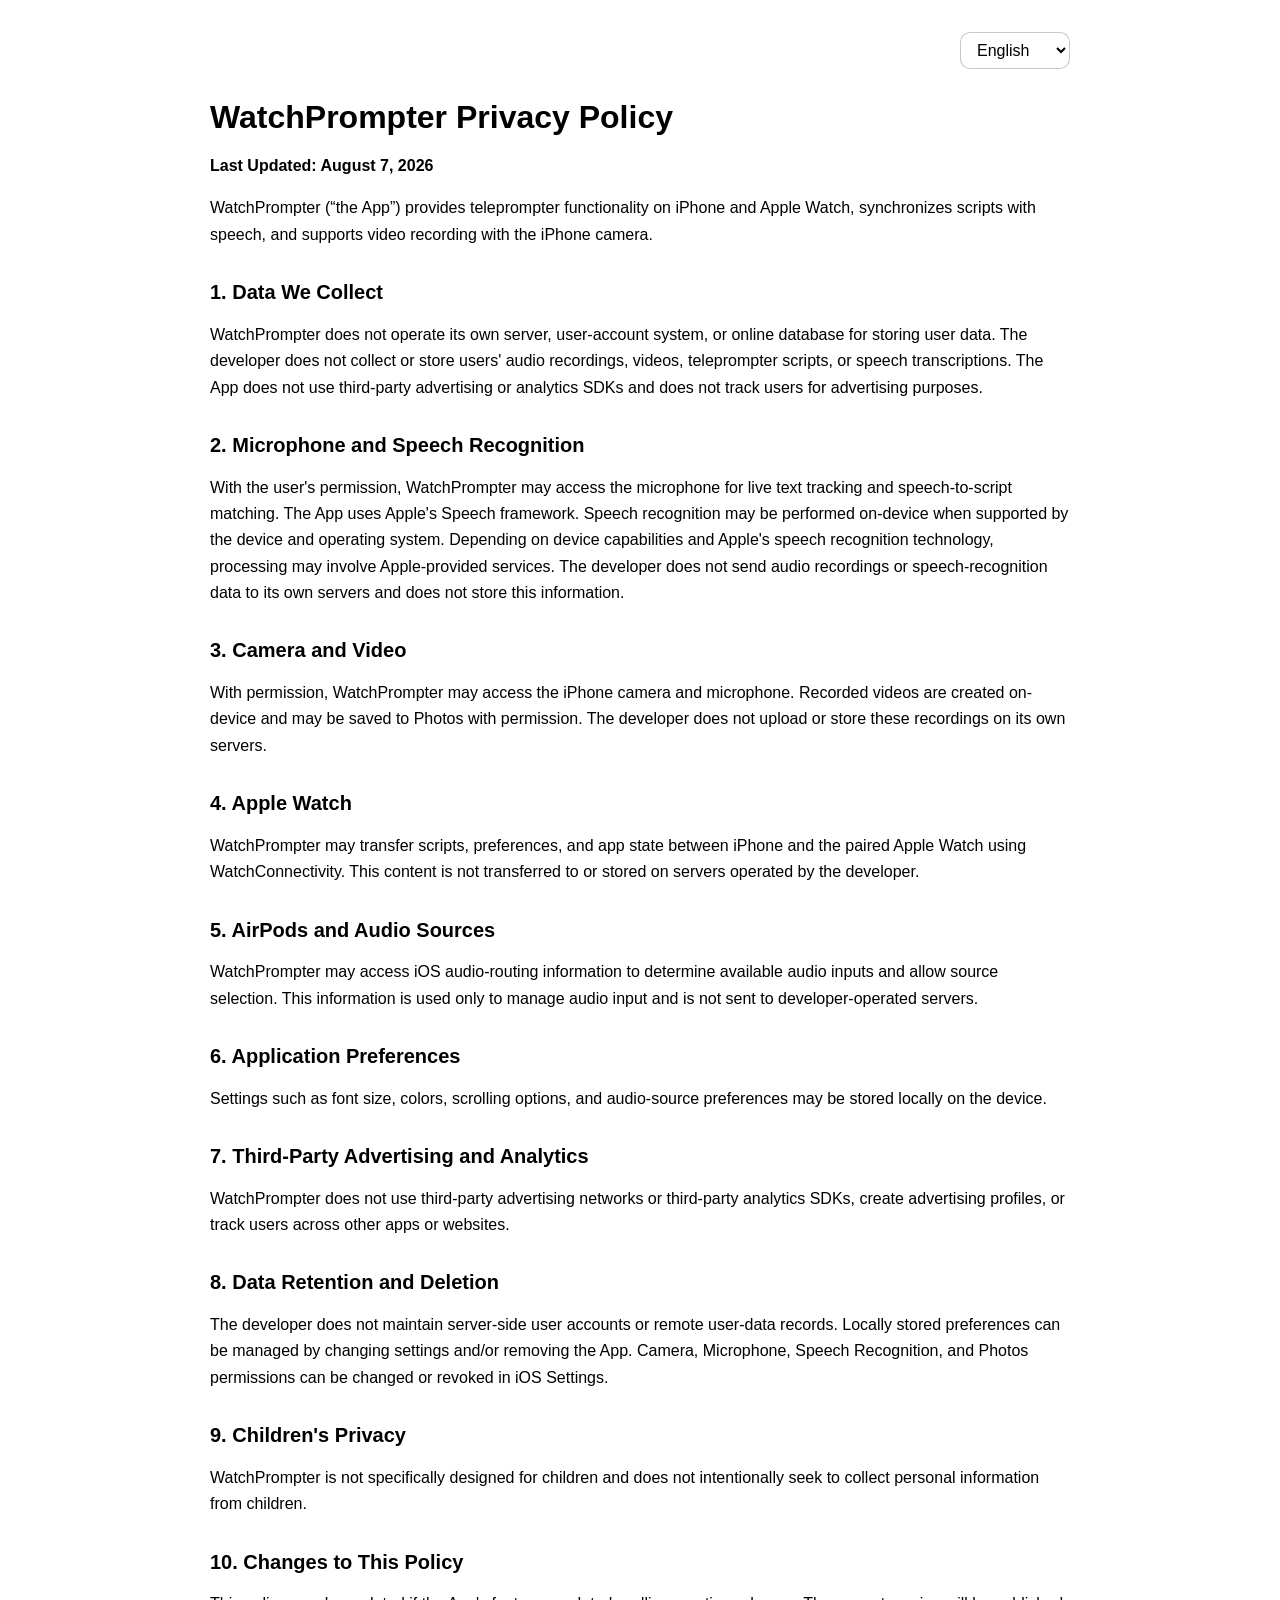
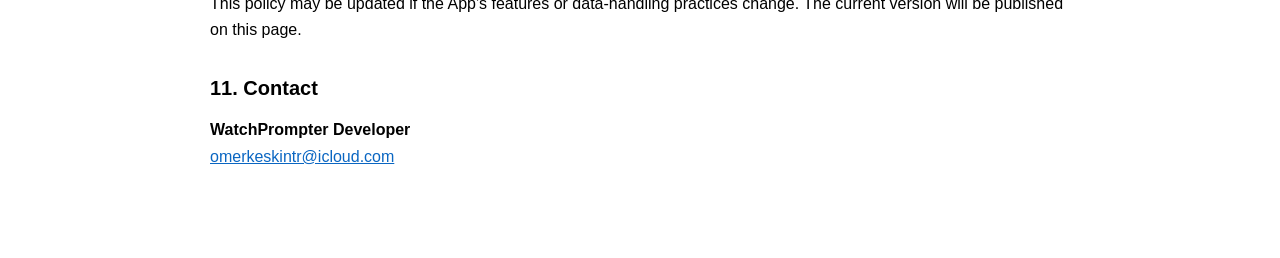
<file: privacy.html>
<!doctype html>
<html lang="en">
<head>
  <meta charset="utf-8">
  <meta name="viewport" content="width=device-width, initial-scale=1">

  <title>WatchPrompter Privacy Policy</title>

  <meta
    id="meta-description"
    name="description"
    content="Privacy Policy for WatchPrompter"
  >

  <style>
    :root {
      color-scheme: light dark;
    }

    body {
      margin: 0;
      font-family: -apple-system, BlinkMacSystemFont, "Segoe UI", sans-serif;
      line-height: 1.65;
      background: Canvas;
      color: CanvasText;
    }

    main {
      max-width: 860px;
      margin: 0 auto;
      padding: 32px 20px 72px;
    }

    h1,
    h2 {
      line-height: 1.25;
    }

    h1 {
      font-size: 2rem;
      margin-bottom: 8px;
    }

    h2 {
      margin-top: 32px;
      font-size: 1.25rem;
    }

    a {
      color: #0a66c2;
    }

    .language-bar {
      display: flex;
      justify-content: flex-end;
      align-items: center;
      margin-bottom: 28px;
    }

    .language-select {
      font: inherit;
      padding: 8px 12px;
      border-radius: 10px;
      border: 1px solid color-mix(in srgb, CanvasText 22%, transparent);
      background: Canvas;
      color: CanvasText;
      cursor: pointer;
    }

    .language-select:focus {
      outline: 2px solid #0a66c2;
      outline-offset: 2px;
    }
  </style>
</head>

<body>
<main>

  <div class="language-bar">
    <select
      id="language-select"
      class="language-select"
      aria-label="Language"
    >
      <option value="en">English</option>
      <option value="tr">Türkçe</option>
      <option value="de">Deutsch</option>
      <option value="fr">Français</option>
      <option value="es">Español</option>
      <option value="zh">简体中文</option>
      <option value="ja">日本語</option>
      <option value="ko">한국어</option>
    </select>
  </div>

  <div id="content"></div>

</main>

<script>
  const translations = {

    en: {
      documentTitle: "WatchPrompter Privacy Policy",
      metaDescription: "Privacy Policy for WatchPrompter",
      languageLabel: "Language",

      title: "WatchPrompter Privacy Policy",
      updated: "Last Updated: August 7, 2026",

      intro:
        "WatchPrompter (“the App”) provides teleprompter functionality on iPhone and Apple Watch, synchronizes scripts with speech, and supports video recording with the iPhone camera.",

      sections: [
        {
          title: "1. Data We Collect",
          text:
            "WatchPrompter does not operate its own server, user-account system, or online database for storing user data. The developer does not collect or store users' audio recordings, videos, teleprompter scripts, or speech transcriptions. The App does not use third-party advertising or analytics SDKs and does not track users for advertising purposes."
        },
        {
          title: "2. Microphone and Speech Recognition",
          text:
            "With the user's permission, WatchPrompter may access the microphone for live text tracking and speech-to-script matching. The App uses Apple's Speech framework. Speech recognition may be performed on-device when supported by the device and operating system. Depending on device capabilities and Apple's speech recognition technology, processing may involve Apple-provided services. The developer does not send audio recordings or speech-recognition data to its own servers and does not store this information."
        },
        {
          title: "3. Camera and Video",
          text:
            "With permission, WatchPrompter may access the iPhone camera and microphone. Recorded videos are created on-device and may be saved to Photos with permission. The developer does not upload or store these recordings on its own servers."
        },
        {
          title: "4. Apple Watch",
          text:
            "WatchPrompter may transfer scripts, preferences, and app state between iPhone and the paired Apple Watch using WatchConnectivity. This content is not transferred to or stored on servers operated by the developer."
        },
        {
          title: "5. AirPods and Audio Sources",
          text:
            "WatchPrompter may access iOS audio-routing information to determine available audio inputs and allow source selection. This information is used only to manage audio input and is not sent to developer-operated servers."
        },
        {
          title: "6. Application Preferences",
          text:
            "Settings such as font size, colors, scrolling options, and audio-source preferences may be stored locally on the device."
        },
        {
          title: "7. Third-Party Advertising and Analytics",
          text:
            "WatchPrompter does not use third-party advertising networks or third-party analytics SDKs, create advertising profiles, or track users across other apps or websites."
        },
        {
          title: "8. Data Retention and Deletion",
          text:
            "The developer does not maintain server-side user accounts or remote user-data records. Locally stored preferences can be managed by changing settings and/or removing the App. Camera, Microphone, Speech Recognition, and Photos permissions can be changed or revoked in iOS Settings."
        },
        {
          title: "9. Children's Privacy",
          text:
            "WatchPrompter is not specifically designed for children and does not intentionally seek to collect personal information from children."
        },
        {
          title: "10. Changes to This Policy",
          text:
            "This policy may be updated if the App's features or data-handling practices change. The current version will be published on this page."
        }
      ],

      contactTitle: "11. Contact",
      developer: "WatchPrompter Developer"
    },

    tr: {
      documentTitle: "WatchPrompter Gizlilik Politikası",
      metaDescription: "WatchPrompter Gizlilik Politikası",
      languageLabel: "Dil",

      title: "WatchPrompter Gizlilik Politikası",
      updated: "Son Güncelleme: 7 Ağustos 2026",

      intro:
        "WatchPrompter (“Uygulama”), iPhone ve Apple Watch üzerinde teleprompter özellikleri sunmak, metinleri konuşmayla senkronize etmek ve iPhone kamerasıyla video kaydını desteklemek amacıyla geliştirilmiştir.",

      sections: [
        {
          title: "1. Topladığımız Veriler",
          text:
            "WatchPrompter'ın kendi sunucusu, kullanıcı hesabı veya kullanıcı verilerini saklayan çevrimiçi bir veritabanı bulunmamaktadır. Geliştirici; ses kayıtlarını, videoları, teleprompter metinlerini veya konuşma transkripsiyonlarını toplamaz ya da saklamaz. Uygulama üçüncü taraf reklam veya analiz SDK'sı kullanmaz ve kullanıcıları reklam amacıyla takip etmez."
        },
        {
          title: "2. Mikrofon ve Konuşma Tanıma",
          text:
            "WatchPrompter, canlı metin takibi ve konuşmayla senaryo eşleştirme özellikleri için kullanıcının izniyle mikrofona erişebilir. Uygulama Apple'ın Speech framework'ünü kullanır. Desteklenen cihaz ve işletim sistemi koşullarında konuşma tanıma cihaz üzerinde gerçekleştirilebilir. Cihazın ve Apple'ın konuşma tanıma teknolojisinin özelliklerine bağlı olarak işlem Apple tarafından sağlanan hizmetlerden yararlanabilir. WatchPrompter geliştiricisi ses kayıtlarını veya konuşma tanıma verilerini kendi sunucularına göndermez ve saklamaz."
        },
        {
          title: "3. Kamera ve Video",
          text:
            "WatchPrompter, kullanıcının izniyle iPhone kamerasına ve mikrofonuna erişebilir. Kaydedilen videolar cihaz üzerinde oluşturulur ve kullanıcı izin verdiğinde Fotoğraflar arşivine kaydedilebilir. Geliştirici bu video veya ses kayıtlarını kendi sunucularına yüklemez veya saklamaz."
        },
        {
          title: "4. Apple Watch",
          text:
            "WatchPrompter, teleprompter metinlerini, kullanıcı tercihlerini ve uygulama durumunu iPhone ile eşlenmiş Apple Watch arasında WatchConnectivity üzerinden aktarabilir. Bu içerikler geliştiricinin sunucularına aktarılmaz veya saklanmaz."
        },
        {
          title: "5. AirPods ve Ses Kaynakları",
          text:
            "WatchPrompter, kullanılabilir ses girişlerini belirlemek ve ses kaynağı seçimini sağlamak amacıyla iOS ses yönlendirme bilgilerine erişebilir. Bu bilgiler yalnızca ses girişini yönetmek için kullanılır ve geliştirici sunucularına gönderilmez."
        },
        {
          title: "6. Uygulama Tercihleri",
          text:
            "Yazı boyutu, renkler, kaydırma seçenekleri, ses kaynağı tercihleri ve benzeri ayarlar cihaz üzerinde saklanabilir."
        },
        {
          title: "7. Üçüncü Taraf Reklam ve Analiz",
          text:
            "WatchPrompter üçüncü taraf reklam ağı veya üçüncü taraf analiz SDK'sı kullanmaz, reklam profili oluşturmaz ve kullanıcıları başka uygulama veya web siteleri arasında takip etmez."
        },
        {
          title: "8. Veri Saklama ve Silme",
          text:
            "Geliştirici sunucu tarafında kullanıcı hesabı veya uzak kullanıcı veri kaydı tutmaz. Cihazda saklanan tercihler ilgili ayarların değiştirilmesi ve/veya uygulamanın kaldırılması yoluyla yönetilebilir. Kamera, Mikrofon, Konuşma Tanıma ve Fotoğraflar izinleri iOS Ayarları üzerinden değiştirilebilir veya geri çekilebilir."
        },
        {
          title: "9. Çocukların Gizliliği",
          text:
            "WatchPrompter özellikle çocuklara yönelik değildir ve bilerek çocuklardan kişisel veri toplamayı amaçlamaz."
        },
        {
          title: "10. Değişiklikler",
          text:
            "Uygulamanın özellikleri veya veri işleme uygulamaları değişirse bu politika güncellenebilir. Güncel sürüm bu sayfada yayımlanır."
        }
      ],

      contactTitle: "11. İletişim",
      developer: "WatchPrompter Developer"
    },

    de: {
      documentTitle: "WatchPrompter Datenschutzrichtlinie",
      metaDescription: "Datenschutzrichtlinie für WatchPrompter",
      languageLabel: "Sprache",

      title: "WatchPrompter Datenschutzrichtlinie",
      updated: "Letzte Aktualisierung: 7. August 2026",

      intro:
        "WatchPrompter („die App“) bietet Teleprompter-Funktionen auf iPhone und Apple Watch, synchronisiert Texte mit der Sprache und unterstützt Videoaufnahmen mit der iPhone-Kamera.",

      sections: [
        {
          title: "1. Von uns erfasste Daten",
          text:
            "WatchPrompter betreibt keinen eigenen Server, kein Benutzerkontosystem und keine Online-Datenbank zur Speicherung von Benutzerdaten. Der Entwickler erfasst oder speichert keine Audioaufnahmen, Videos, Teleprompter-Texte oder Sprachtranskriptionen der Benutzer. Die App verwendet keine Werbe- oder Analyse-SDKs von Drittanbietern und verfolgt Benutzer nicht zu Werbezwecken."
        },
        {
          title: "2. Mikrofon und Spracherkennung",
          text:
            "Mit Zustimmung des Benutzers kann WatchPrompter für die Live-Textverfolgung und den Abgleich von Sprache und Text auf das Mikrofon zugreifen. Die App verwendet Apples Speech Framework. Die Spracherkennung kann auf unterstützten Geräten und Betriebssystemen direkt auf dem Gerät erfolgen. Abhängig von den Gerätefunktionen und Apples Spracherkennungstechnologie kann die Verarbeitung von Apple bereitgestellte Dienste einbeziehen. Der Entwickler sendet Audioaufnahmen oder Spracherkennungsdaten nicht an eigene Server und speichert diese Informationen nicht."
        },
        {
          title: "3. Kamera und Video",
          text:
            "Mit entsprechender Berechtigung kann WatchPrompter auf die iPhone-Kamera und das Mikrofon zugreifen. Aufgenommene Videos werden auf dem Gerät erstellt und können mit Zustimmung des Benutzers in Fotos gespeichert werden. Der Entwickler lädt diese Video- oder Audioaufnahmen nicht auf eigene Server hoch und speichert sie dort nicht."
        },
        {
          title: "4. Apple Watch",
          text:
            "WatchPrompter kann Teleprompter-Texte, Benutzereinstellungen und den App-Status über WatchConnectivity zwischen dem iPhone und der gekoppelten Apple Watch übertragen. Diese Inhalte werden weder an Server des Entwicklers übertragen noch dort gespeichert."
        },
        {
          title: "5. AirPods und Audioquellen",
          text:
            "WatchPrompter kann auf iOS-Informationen zur Audioausgabe und -weiterleitung zugreifen, um verfügbare Audioeingänge zu ermitteln und die Auswahl einer Audioquelle zu ermöglichen. Diese Informationen werden ausschließlich zur Verwaltung des Audioeingangs verwendet und nicht an Server des Entwicklers gesendet."
        },
        {
          title: "6. App-Einstellungen",
          text:
            "Einstellungen wie Schriftgröße, Farben, Scrolloptionen und bevorzugte Audioquellen können lokal auf dem Gerät gespeichert werden."
        },
        {
          title: "7. Werbung und Analysen von Drittanbietern",
          text:
            "WatchPrompter verwendet keine Werbenetzwerke oder Analyse-SDKs von Drittanbietern, erstellt keine Werbeprofile und verfolgt Benutzer nicht über andere Apps oder Websites hinweg."
        },
        {
          title: "8. Datenspeicherung und Löschung",
          text:
            "Der Entwickler führt keine serverseitigen Benutzerkonten oder entfernten Benutzerdatensätze. Lokal gespeicherte Einstellungen können durch Änderung der entsprechenden Einstellungen und/oder durch Entfernen der App verwaltet werden. Berechtigungen für Kamera, Mikrofon, Spracherkennung und Fotos können in den iOS-Einstellungen geändert oder widerrufen werden."
        },
        {
          title: "9. Datenschutz von Kindern",
          text:
            "WatchPrompter richtet sich nicht speziell an Kinder und beabsichtigt nicht, wissentlich personenbezogene Daten von Kindern zu erfassen."
        },
        {
          title: "10. Änderungen dieser Datenschutzrichtlinie",
          text:
            "Diese Datenschutzrichtlinie kann aktualisiert werden, wenn sich die Funktionen der App oder die Verfahren zur Datenverarbeitung ändern. Die jeweils aktuelle Version wird auf dieser Seite veröffentlicht."
        }
      ],

      contactTitle: "11. Kontakt",
      developer: "WatchPrompter Developer"
    },

    fr: {
      documentTitle: "Politique de confidentialité de WatchPrompter",
      metaDescription: "Politique de confidentialité de WatchPrompter",
      languageLabel: "Langue",

      title: "Politique de confidentialité de WatchPrompter",
      updated: "Dernière mise à jour : 7 août 2026",

      intro:
        "WatchPrompter (« l’App ») propose des fonctionnalités de téléprompteur sur iPhone et Apple Watch, synchronise les textes avec la parole et permet l’enregistrement vidéo avec la caméra de l’iPhone.",

      sections: [
        {
          title: "1. Données que nous collectons",
          text:
            "WatchPrompter n’exploite aucun serveur propre, système de compte utilisateur ou base de données en ligne destinée à stocker les données des utilisateurs. Le développeur ne collecte ni ne conserve les enregistrements audio, vidéos, textes de téléprompteur ou transcriptions vocales des utilisateurs. L’App n’utilise aucun SDK publicitaire ou analytique tiers et ne suit pas les utilisateurs à des fins publicitaires."
        },
        {
          title: "2. Microphone et reconnaissance vocale",
          text:
            "Avec l’autorisation de l’utilisateur, WatchPrompter peut accéder au microphone pour le suivi du texte en direct et la correspondance entre la parole et le texte. L’App utilise le framework Speech d’Apple. Lorsque l’appareil et le système d’exploitation le permettent, la reconnaissance vocale peut être effectuée directement sur l’appareil. Selon les capacités de l’appareil et la technologie de reconnaissance vocale d’Apple, le traitement peut faire appel à des services fournis par Apple. Le développeur n’envoie pas les enregistrements audio ni les données de reconnaissance vocale vers ses propres serveurs et ne conserve pas ces informations."
        },
        {
          title: "3. Caméra et vidéo",
          text:
            "Avec votre autorisation, WatchPrompter peut accéder à la caméra et au microphone de l’iPhone. Les vidéos enregistrées sont créées sur l’appareil et peuvent être enregistrées dans Photos avec votre autorisation. Le développeur ne téléverse ni ne conserve ces enregistrements vidéo ou audio sur ses propres serveurs."
        },
        {
          title: "4. Apple Watch",
          text:
            "WatchPrompter peut transférer les textes du téléprompteur, les préférences de l’utilisateur et l’état de l’App entre l’iPhone et l’Apple Watch jumelée via WatchConnectivity. Ces contenus ne sont ni transférés ni stockés sur des serveurs exploités par le développeur."
        },
        {
          title: "5. AirPods et sources audio",
          text:
            "WatchPrompter peut accéder aux informations de routage audio d’iOS afin d’identifier les entrées audio disponibles et de permettre la sélection de la source. Ces informations sont utilisées uniquement pour gérer l’entrée audio et ne sont pas envoyées aux serveurs du développeur."
        },
        {
          title: "6. Préférences de l’App",
          text:
            "Les réglages tels que la taille du texte, les couleurs, les options de défilement et les préférences de source audio peuvent être stockés localement sur l’appareil."
        },
        {
          title: "7. Publicité et analyses tierces",
          text:
            "WatchPrompter n’utilise aucun réseau publicitaire tiers ni SDK analytique tiers, ne crée aucun profil publicitaire et ne suit pas les utilisateurs entre différentes apps ou différents sites web."
        },
        {
          title: "8. Conservation et suppression des données",
          text:
            "Le développeur ne conserve aucun compte utilisateur côté serveur ni aucune donnée utilisateur à distance. Les préférences enregistrées localement peuvent être gérées en modifiant les réglages correspondants et/ou en supprimant l’App. Les autorisations relatives à la caméra, au microphone, à la reconnaissance vocale et à Photos peuvent être modifiées ou révoquées dans les réglages d’iOS."
        },
        {
          title: "9. Confidentialité des enfants",
          text:
            "WatchPrompter n’est pas spécifiquement destiné aux enfants et ne cherche pas intentionnellement à collecter des données personnelles auprès d’enfants."
        },
        {
          title: "10. Modifications de cette politique",
          text:
            "Cette politique peut être mise à jour si les fonctionnalités de l’App ou ses pratiques de traitement des données évoluent. La version actuelle sera publiée sur cette page."
        }
      ],

      contactTitle: "11. Contact",
      developer: "WatchPrompter Developer"
    },

    es: {
      documentTitle: "Política de privacidad de WatchPrompter",
      metaDescription: "Política de privacidad de WatchPrompter",
      languageLabel: "Idioma",

      title: "Política de privacidad de WatchPrompter",
      updated: "Última actualización: 7 de agosto de 2026",

      intro:
        "WatchPrompter («la App») ofrece funciones de teleprompter en iPhone y Apple Watch, sincroniza los textos con la voz y permite grabar vídeo con la cámara del iPhone.",

      sections: [
        {
          title: "1. Datos que recopilamos",
          text:
            "WatchPrompter no opera servidores propios, sistemas de cuentas de usuario ni bases de datos en línea para almacenar datos de los usuarios. El desarrollador no recopila ni almacena grabaciones de audio, vídeos, textos del teleprompter ni transcripciones de voz de los usuarios. La App no utiliza SDK de publicidad o análisis de terceros ni realiza seguimiento de los usuarios con fines publicitarios."
        },
        {
          title: "2. Micrófono y reconocimiento de voz",
          text:
            "Con el permiso del usuario, WatchPrompter puede acceder al micrófono para realizar el seguimiento del texto en directo y relacionar la voz con el guion. La App utiliza el framework Speech de Apple. El reconocimiento de voz puede realizarse en el propio dispositivo cuando el dispositivo y el sistema operativo lo admitan. Dependiendo de las capacidades del dispositivo y de la tecnología de reconocimiento de voz de Apple, el procesamiento puede utilizar servicios proporcionados por Apple. El desarrollador no envía grabaciones de audio ni datos de reconocimiento de voz a sus propios servidores ni almacena esta información."
        },
        {
          title: "3. Cámara y vídeo",
          text:
            "Con permiso, WatchPrompter puede acceder a la cámara y al micrófono del iPhone. Los vídeos grabados se crean en el dispositivo y pueden guardarse en Fotos con autorización del usuario. El desarrollador no carga ni almacena estas grabaciones de vídeo o audio en sus propios servidores."
        },
        {
          title: "4. Apple Watch",
          text:
            "WatchPrompter puede transferir textos del teleprompter, preferencias del usuario y el estado de la App entre el iPhone y el Apple Watch enlazado mediante WatchConnectivity. Este contenido no se transfiere ni se almacena en servidores operados por el desarrollador."
        },
        {
          title: "5. AirPods y fuentes de audio",
          text:
            "WatchPrompter puede acceder a la información de enrutamiento de audio de iOS para determinar las entradas de audio disponibles y permitir la selección de la fuente. Esta información se utiliza únicamente para gestionar la entrada de audio y no se envía a los servidores del desarrollador."
        },
        {
          title: "6. Preferencias de la App",
          text:
            "Los ajustes como el tamaño del texto, los colores, las opciones de desplazamiento y las preferencias de fuente de audio pueden almacenarse localmente en el dispositivo."
        },
        {
          title: "7. Publicidad y análisis de terceros",
          text:
            "WatchPrompter no utiliza redes publicitarias de terceros ni SDK de análisis de terceros, no crea perfiles publicitarios ni realiza seguimiento de los usuarios entre otras apps o sitios web."
        },
        {
          title: "8. Conservación y eliminación de datos",
          text:
            "El desarrollador no mantiene cuentas de usuario en servidores ni registros remotos de datos de usuario. Las preferencias almacenadas localmente pueden gestionarse modificando los ajustes correspondientes y/o eliminando la App. Los permisos de Cámara, Micrófono, Reconocimiento de voz y Fotos pueden modificarse o revocarse desde los Ajustes de iOS."
        },
        {
          title: "9. Privacidad de los menores",
          text:
            "WatchPrompter no está diseñada específicamente para menores y no pretende recopilar deliberadamente información personal de menores."
        },
        {
          title: "10. Cambios en esta política",
          text:
            "Esta política puede actualizarse si cambian las funciones de la App o sus prácticas de tratamiento de datos. La versión actual se publicará en esta página."
        }
      ],

      contactTitle: "11. Contacto",
      developer: "WatchPrompter Developer"
    }
  };


  Object.assign(translations, {
  "zh": {
    "documentTitle": "WatchPrompter 隐私政策",
    "metaDescription": "WatchPrompter 隐私政策",
    "languageLabel": "语言",
    "title": "WatchPrompter 隐私政策",
    "updated": "最后更新：2026年8月7日",
    "intro": "WatchPrompter（以下简称“本应用”）为 iPhone 和 Apple Watch 提供提词功能，使文稿与语音同步，并支持使用 iPhone 相机录制视频。",
    "sections": [
      {
        "title": "1. 我们收集的数据",
        "text": "WatchPrompter 不运营用于存储用户数据的自有服务器、用户账户系统或在线数据库。开发者不收集或存储用户的录音、视频、提词文稿或语音转写文本。本应用不使用第三方广告或分析 SDK，也不为广告目的跟踪用户。"
      },
      {
        "title": "2. 麦克风和语音识别",
        "text": "经用户许可，WatchPrompter 可以访问麦克风，以实现实时文本跟随和语音与文稿匹配。本应用使用 Apple 的 Speech 框架。在设备和操作系统支持的情况下，语音识别可以在设备上进行。根据设备功能及 Apple 语音识别技术的具体情况，处理过程可能涉及 Apple 提供的服务。开发者不会将录音或语音识别数据发送至自有服务器，也不会存储这些信息。"
      },
      {
        "title": "3. 相机和视频",
        "text": "经许可，WatchPrompter 可以访问 iPhone 的相机和麦克风。录制的视频在设备上生成，并可在获得许可后保存至“照片”。开发者不会将这些录制内容上传至自有服务器或在其上存储。"
      },
      {
        "title": "4. Apple Watch",
        "text": "WatchPrompter 可以通过 WatchConnectivity 在 iPhone 与已配对的 Apple Watch 之间传输文稿、偏好设置和应用状态。这些内容不会传输至开发者运营的服务器，也不会在其上存储。"
      },
      {
        "title": "5. AirPods 和音频来源",
        "text": "WatchPrompter 可以访问 iOS 音频路由信息，以识别可用的音频输入并允许选择来源。这些信息仅用于管理音频输入，不会发送至开发者运营的服务器。"
      },
      {
        "title": "6. 应用偏好设置",
        "text": "字体大小、颜色、滚动选项和音频来源偏好等设置可以保存在设备本地。"
      },
      {
        "title": "7. 第三方广告和分析",
        "text": "WatchPrompter 不使用第三方广告网络或第三方分析 SDK，不建立广告画像，也不跨其他应用或网站跟踪用户。"
      },
      {
        "title": "8. 数据保留与删除",
        "text": "开发者不维护服务器端用户账户或远程用户数据记录。设备本地存储的偏好设置可以通过更改设置和/或移除本应用进行管理。相机、麦克风、语音识别和照片权限可以在 iOS 的“设置”中更改或撤销。"
      },
      {
        "title": "9. 儿童隐私",
        "text": "WatchPrompter 并非专为儿童设计，也不会有意收集儿童的个人信息。"
      },
      {
        "title": "10. 本政策的变更",
        "text": "如果本应用的功能或数据处理方式发生变化，本政策可能会更新。最新版本将在本页面发布。"
      }
    ],
    "contactTitle": "11. 联系方式",
    "developer": "WatchPrompter 开发者"
  },
  "ja": {
    "documentTitle": "WatchPrompter プライバシーポリシー",
    "metaDescription": "WatchPrompter のプライバシーポリシー",
    "languageLabel": "言語",
    "title": "WatchPrompter プライバシーポリシー",
    "updated": "最終更新日：2026年8月7日",
    "intro": "WatchPrompter（以下「本アプリ」）は、iPhone と Apple Watch でテレプロンプター機能を提供し、原稿を音声に合わせて同期させ、iPhone のカメラによる動画撮影に対応します。",
    "sections": [
      {
        "title": "1. 収集するデータ",
        "text": "WatchPrompter は、ユーザーデータを保存するための独自のサーバー、ユーザーアカウントシステム、オンラインデータベースを運営していません。開発者は、ユーザーの音声録音、動画、テレプロンプターの原稿、音声の文字起こしを収集または保存しません。本アプリは第三者の広告・分析 SDK を使用せず、広告目的でユーザーを追跡しません。"
      },
      {
        "title": "2. マイクと音声認識",
        "text": "WatchPrompter は、ユーザーの許可を得て、リアルタイムのテキスト追従および音声と原稿の照合のためにマイクにアクセスする場合があります。本アプリは Apple の Speech フレームワークを使用します。デバイスとオペレーティングシステムが対応している場合、音声認識はデバイス上で実行されることがあります。デバイスの機能と Apple の音声認識技術によっては、処理に Apple が提供するサービスが使用される場合があります。開発者は、音声録音や音声認識データを独自のサーバーに送信せず、これらの情報を保存しません。"
      },
      {
        "title": "3. カメラと動画",
        "text": "WatchPrompter は、許可を得て iPhone のカメラとマイクにアクセスする場合があります。撮影した動画はデバイス上で作成され、許可があれば「写真」に保存できます。開発者は、これらの録画・録音を独自のサーバーにアップロードまたは保存しません。"
      },
      {
        "title": "4. Apple Watch",
        "text": "WatchPrompter は、WatchConnectivity を使用して、iPhone とペアリングされた Apple Watch の間で原稿、設定、アプリの状態を転送する場合があります。これらの内容は、開発者が運営するサーバーに転送または保存されません。"
      },
      {
        "title": "5. AirPods と音声入力ソース",
        "text": "WatchPrompter は、利用可能な音声入力を特定し、入力ソースを選択できるようにするため、iOS のオーディオルーティング情報にアクセスする場合があります。この情報は音声入力の管理にのみ使用され、開発者が運営するサーバーには送信されません。"
      },
      {
        "title": "6. アプリの設定",
        "text": "文字サイズ、色、スクロールオプション、音声入力ソースなどの設定は、デバイス上にローカル保存される場合があります。"
      },
      {
        "title": "7. 第三者の広告と分析",
        "text": "WatchPrompter は、第三者の広告ネットワークや分析 SDK を使用せず、広告用プロフィールを作成せず、他のアプリやウェブサイトを横断してユーザーを追跡しません。"
      },
      {
        "title": "8. データの保持と削除",
        "text": "開発者は、サーバー側のユーザーアカウントやリモートのユーザーデータ記録を保持していません。ローカルに保存された設定は、設定の変更や本アプリの削除によって管理できます。カメラ、マイク、音声認識、「写真」のアクセス権限は、iOS の「設定」で変更または取り消すことができます。"
      },
      {
        "title": "9. 子どものプライバシー",
        "text": "WatchPrompter は特に子ども向けに設計されたものではなく、子どもの個人情報を意図的に収集することを目的としていません。"
      },
      {
        "title": "10. 本ポリシーの変更",
        "text": "本アプリの機能やデータの取り扱い方法が変更された場合、本ポリシーが更新されることがあります。最新版はこのページで公開されます。"
      }
    ],
    "contactTitle": "11. お問い合わせ",
    "developer": "WatchPrompter 開発者"
  },
  "ko": {
    "documentTitle": "WatchPrompter 개인정보 처리방침",
    "metaDescription": "WatchPrompter의 개인정보 처리방침",
    "languageLabel": "언어",
    "title": "WatchPrompter 개인정보 처리방침",
    "updated": "최종 업데이트: 2026년 8월 7일",
    "intro": "WatchPrompter(이하 “앱”)는 iPhone과 Apple Watch에서 텔레프롬프터 기능을 제공하고, 원고를 음성과 동기화하며, iPhone 카메라를 이용한 동영상 녹화를 지원합니다.",
    "sections": [
      {
        "title": "1. 수집하는 데이터",
        "text": "WatchPrompter는 사용자 데이터를 저장하기 위한 자체 서버, 사용자 계정 시스템 또는 온라인 데이터베이스를 운영하지 않습니다. 개발자는 사용자의 음성 녹음, 동영상, 텔레프롬프터 원고 또는 음성 전사 텍스트를 수집하거나 저장하지 않습니다. 앱은 타사 광고 또는 분석 SDK를 사용하지 않으며 광고 목적으로 사용자를 추적하지 않습니다."
      },
      {
        "title": "2. 마이크 및 음성 인식",
        "text": "WatchPrompter는 사용자의 허가를 받아 실시간 텍스트 추적 및 음성과 원고의 일치를 확인하기 위해 마이크에 접근할 수 있습니다. 앱은 Apple의 Speech 프레임워크를 사용합니다. 기기와 운영 체제가 지원하는 경우 음성 인식이 기기 내에서 수행될 수 있습니다. 기기의 기능과 Apple의 음성 인식 기술에 따라 처리 과정에서 Apple이 제공하는 서비스를 사용할 수 있습니다. 개발자는 음성 녹음이나 음성 인식 데이터를 자체 서버로 전송하지 않으며 이 정보를 저장하지 않습니다."
      },
      {
        "title": "3. 카메라 및 동영상",
        "text": "WatchPrompter는 허가를 받아 iPhone의 카메라와 마이크에 접근할 수 있습니다. 녹화한 동영상은 기기 내에서 생성되며 허가를 받으면 사진 앱에 저장할 수 있습니다. 개발자는 이러한 녹화·녹음 내용을 자체 서버에 업로드하거나 저장하지 않습니다."
      },
      {
        "title": "4. Apple Watch",
        "text": "WatchPrompter는 WatchConnectivity를 사용하여 iPhone과 페어링된 Apple Watch 사이에서 원고, 환경설정 및 앱 상태를 전송할 수 있습니다. 이 콘텐츠는 개발자가 운영하는 서버로 전송되거나 해당 서버에 저장되지 않습니다."
      },
      {
        "title": "5. AirPods 및 오디오 소스",
        "text": "WatchPrompter는 사용 가능한 오디오 입력을 확인하고 소스를 선택할 수 있도록 iOS 오디오 라우팅 정보에 접근할 수 있습니다. 이 정보는 오디오 입력 관리에만 사용되며 개발자가 운영하는 서버로 전송되지 않습니다."
      },
      {
        "title": "6. 앱 환경설정",
        "text": "글자 크기, 색상, 스크롤 옵션 및 오디오 소스 환경설정 등의 설정은 기기에 로컬로 저장될 수 있습니다."
      },
      {
        "title": "7. 타사 광고 및 분석",
        "text": "WatchPrompter는 타사 광고 네트워크나 타사 분석 SDK를 사용하지 않으며 광고 프로필을 생성하거나 다른 앱 또는 웹사이트에 걸쳐 사용자를 추적하지 않습니다."
      },
      {
        "title": "8. 데이터 보관 및 삭제",
        "text": "개발자는 서버 측 사용자 계정이나 원격 사용자 데이터 기록을 유지하지 않습니다. 로컬에 저장된 환경설정은 설정을 변경하거나 앱을 제거하여 관리할 수 있습니다. 카메라, 마이크, 음성 인식 및 사진 접근 권한은 iOS 설정에서 변경하거나 철회할 수 있습니다."
      },
      {
        "title": "9. 아동의 개인정보",
        "text": "WatchPrompter는 특별히 아동을 대상으로 설계되지 않았으며, 아동의 개인정보를 의도적으로 수집하고자 하지 않습니다."
      },
      {
        "title": "10. 본 방침의 변경",
        "text": "앱의 기능이나 데이터 처리 방식이 변경되면 본 방침이 업데이트될 수 있습니다. 최신 버전은 이 페이지에 게시됩니다."
      }
    ],
    "contactTitle": "11. 문의",
    "developer": "WatchPrompter 개발자"
  }
});

  const supportedLanguages = ["en", "tr", "de", "fr", "es", "zh", "ja", "ko"];

  function normalizeLanguage(value) {
    if (!value) return null;
    const code = value.toLowerCase().replace(/_/g, "-").split("-")[0];
    return supportedLanguages.includes(code) ? code : null;
  }



  const languageSelect = document.getElementById("language-select");
  const content = document.getElementById("content");
  const metaDescription = document.getElementById("meta-description");


  function getUrlLanguage() {
    const params = new URLSearchParams(window.location.search);
    const lang = params.get("lang");

    if (normalizeLanguage(lang)) {
      return normalizeLanguage(lang);
    }

    return null;
  }


  function getStoredLanguage() {
    try {
      const lang = localStorage.getItem("watchprompter-language");

      if (normalizeLanguage(lang)) {
        return normalizeLanguage(lang);
      }
    } catch (error) {
      // localStorage may be unavailable.
    }

    return null;
  }


  function getBrowserLanguage() {
    const browserLanguages =
      navigator.languages && navigator.languages.length
        ? navigator.languages
        : [navigator.language];

    for (const language of browserLanguages) {
      if (!language) continue;

      const code = normalizeLanguage(language);

      if (supportedLanguages.includes(code)) {
        return code;
      }
    }

    return "en";
  }


  function getInitialLanguage() {
    return (
      getUrlLanguage() ||
      getStoredLanguage() ||
      getBrowserLanguage() ||
      "en"
    );
  }


  function renderLanguage(lang) {
    const t = translations[lang] || translations.en;

    document.documentElement.lang = lang === "zh" ? "zh-Hans" : lang;
    document.title = t.documentTitle;
    metaDescription.setAttribute("content", t.metaDescription);

    languageSelect.value = lang;
    languageSelect.setAttribute("aria-label", t.languageLabel);

    const sectionsHTML = t.sections
      .map(
        section => `
          <h2>${section.title}</h2>
          <p>${section.text}</p>
        `
      )
      .join("");

    content.innerHTML = `
      <h1>${t.title}</h1>

      <p>
        <strong>${t.updated}</strong>
      </p>

      <p>${t.intro}</p>

      ${sectionsHTML}

      <h2>${t.contactTitle}</h2>

      <p>
        <strong>${t.developer}</strong><br>
        <a href="mailto:omerkeskintr@icloud.com">
          omerkeskintr@icloud.com
        </a>
      </p>
    `;
  }


  languageSelect.addEventListener("change", function () {
    const lang = this.value;

    try {
      localStorage.setItem("watchprompter-language", lang);
    } catch (error) {
      // Continue normally if localStorage is unavailable.
    }

    const url = new URL(window.location.href);
    url.searchParams.set("lang", lang);
    window.history.replaceState(null, "", url);
    renderLanguage(lang);
  });


  renderLanguage(getInitialLanguage());
</script>

</body>
</html>
</file>
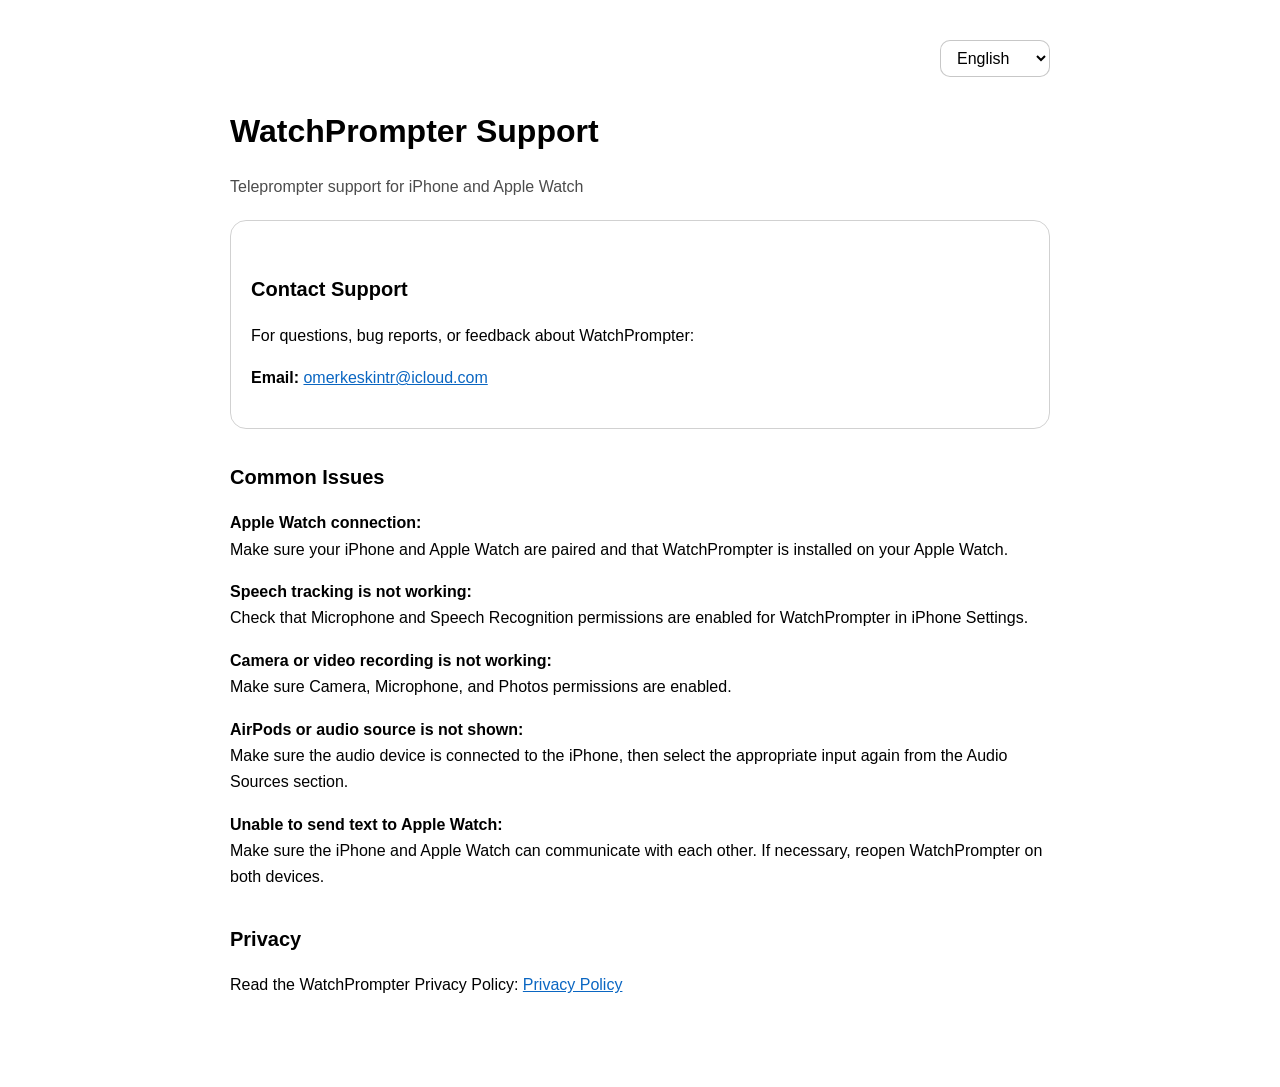
<file: support.html>
<!doctype html>
<html lang="en">
<head>
  <meta charset="utf-8">
  <meta name="viewport" content="width=device-width, initial-scale=1">

  <title>WatchPrompter Support</title>

  <meta
    id="meta-description"
    name="description"
    content="Support for WatchPrompter on iPhone and Apple Watch"
  >

  <style>
    :root {
      color-scheme: light dark;
    }

    body {
      margin: 0;
      font-family: -apple-system, BlinkMacSystemFont, "Segoe UI", sans-serif;
      line-height: 1.65;
      background: Canvas;
      color: CanvasText;
    }

    main {
      max-width: 820px;
      margin: 0 auto;
      padding: 40px 22px 72px;
    }

    h1 {
      font-size: 2rem;
      margin-bottom: 8px;
    }

    h2 {
      margin-top: 32px;
      font-size: 1.25rem;
    }

    .card {
      border: 1px solid color-mix(in srgb, CanvasText 18%, transparent);
      border-radius: 16px;
      padding: 20px;
      margin: 20px 0;
    }

    a {
      color: #0a66c2;
    }

    .muted {
      opacity: 0.7;
    }

    .language-bar {
      display: flex;
      justify-content: flex-end;
      align-items: center;
      margin-bottom: 28px;
    }

    .language-select {
      font: inherit;
      padding: 8px 12px;
      border-radius: 10px;
      border: 1px solid color-mix(in srgb, CanvasText 22%, transparent);
      background: Canvas;
      color: CanvasText;
      cursor: pointer;
    }

    .language-select:focus {
      outline: 2px solid #0a66c2;
      outline-offset: 2px;
    }
  </style>
</head>

<body>
<main>

  <div class="language-bar">
    <select
      id="language-select"
      class="language-select"
      aria-label="Language"
    >
      <option value="en">English</option>
      <option value="tr">Türkçe</option>
      <option value="de">Deutsch</option>
      <option value="fr">Français</option>
      <option value="es">Español</option>
      <option value="zh">简体中文</option>
      <option value="ja">日本語</option>
      <option value="ko">한국어</option>
    </select>
  </div>

  <div id="content"></div>

</main>

<script>
  const translations = {

    en: {
      documentTitle: "WatchPrompter Support",
      metaDescription: "Support for WatchPrompter on iPhone and Apple Watch",
      languageLabel: "Language",

      title: "WatchPrompter Support",
      subtitle: "Teleprompter support for iPhone and Apple Watch",

      contactTitle: "Contact Support",
      contactText: "For questions, bug reports, or feedback about WatchPrompter:",
      emailLabel: "Email:",

      issuesTitle: "Common Issues",

      watchTitle: "Apple Watch connection:",
      watchText:
        "Make sure your iPhone and Apple Watch are paired and that WatchPrompter is installed on your Apple Watch.",

      speechTitle: "Speech tracking is not working:",
      speechText:
        "Check that Microphone and Speech Recognition permissions are enabled for WatchPrompter in iPhone Settings.",

      cameraTitle: "Camera or video recording is not working:",
      cameraText:
        "Make sure Camera, Microphone, and Photos permissions are enabled.",

      audioTitle: "AirPods or audio source is not shown:",
      audioText:
        "Make sure the audio device is connected to the iPhone, then select the appropriate input again from the Audio Sources section.",

      sendTitle: "Unable to send text to Apple Watch:",
      sendText:
        "Make sure the iPhone and Apple Watch can communicate with each other. If necessary, reopen WatchPrompter on both devices.",

      privacyTitle: "Privacy",
      privacyText: "Read the WatchPrompter Privacy Policy:",
      privacyLink: "Privacy Policy"
    },

    tr: {
      documentTitle: "WatchPrompter Destek",
      metaDescription: "iPhone ve Apple Watch için WatchPrompter destek sayfası",
      languageLabel: "Dil",

      title: "WatchPrompter Destek",
      subtitle: "iPhone ve Apple Watch için teleprompter desteği",

      contactTitle: "Destek ile iletişime geçin",
      contactText:
        "WatchPrompter ile ilgili soru, hata bildirimi veya geri bildirim için:",
      emailLabel: "E-posta:",

      issuesTitle: "Sık karşılaşılan konular",

      watchTitle: "Apple Watch bağlantısı:",
      watchText:
        "iPhone ve Apple Watch'un eşlenmiş olduğundan ve WatchPrompter'ın Apple Watch üzerinde yüklü olduğundan emin olun.",

      speechTitle: "Ses takibi çalışmıyorsa:",
      speechText:
        "iPhone Ayarları üzerinden Mikrofon ve Konuşma Tanıma izinlerinin WatchPrompter için açık olduğunu kontrol edin.",

      cameraTitle: "Kamera veya video kaydı çalışmıyorsa:",
      cameraText:
        "Kamera, Mikrofon ve Fotoğraflar izinlerinin etkin olduğundan emin olun.",

      audioTitle: "AirPods veya ses kaynağı görünmüyorsa:",
      audioText:
        "Ses cihazının iPhone'a bağlı olduğunu kontrol edin ve uygulamadaki Ses Kaynakları bölümünden uygun giriş kaynağını tekrar seçin.",

      sendTitle: "Apple Watch'a metin gönderilemiyorsa:",
      sendText:
        "iPhone ve Apple Watch'un birbirine erişebilir durumda olduğundan emin olun. Gerekirse WatchPrompter'ı iki cihazda da yeniden açın.",

      privacyTitle: "Gizlilik",
      privacyText: "WatchPrompter Gizlilik Politikası:",
      privacyLink: "Gizlilik Politikası"
    },

    de: {
      documentTitle: "WatchPrompter Support",
      metaDescription: "Support für WatchPrompter auf iPhone und Apple Watch",
      languageLabel: "Sprache",

      title: "WatchPrompter Support",
      subtitle: "Teleprompter-Support für iPhone und Apple Watch",

      contactTitle: "Support kontaktieren",
      contactText:
        "Bei Fragen, Fehlermeldungen oder Feedback zu WatchPrompter:",
      emailLabel: "E-Mail:",

      issuesTitle: "Häufige Probleme",

      watchTitle: "Apple Watch-Verbindung:",
      watchText:
        "Stelle sicher, dass dein iPhone und deine Apple Watch gekoppelt sind und WatchPrompter auf deiner Apple Watch installiert ist.",

      speechTitle: "Die Sprachverfolgung funktioniert nicht:",
      speechText:
        "Überprüfe in den iPhone-Einstellungen, ob WatchPrompter Zugriff auf Mikrofon und Spracherkennung hat.",

      cameraTitle: "Kamera oder Videoaufnahme funktioniert nicht:",
      cameraText:
        "Stelle sicher, dass die Berechtigungen für Kamera, Mikrofon und Fotos aktiviert sind.",

      audioTitle: "AirPods oder Audioquelle werden nicht angezeigt:",
      audioText:
        "Stelle sicher, dass das Audiogerät mit dem iPhone verbunden ist. Wähle anschließend im Bereich „Audioquellen“ erneut den passenden Eingang aus.",

      sendTitle: "Text kann nicht an die Apple Watch gesendet werden:",
      sendText:
        "Stelle sicher, dass iPhone und Apple Watch miteinander kommunizieren können. Öffne WatchPrompter bei Bedarf auf beiden Geräten erneut.",

      privacyTitle: "Datenschutz",
      privacyText: "Lies die Datenschutzrichtlinie von WatchPrompter:",
      privacyLink: "Datenschutzrichtlinie"
    },

    fr: {
      documentTitle: "Assistance WatchPrompter",
      metaDescription: "Assistance pour WatchPrompter sur iPhone et Apple Watch",
      languageLabel: "Langue",

      title: "Assistance WatchPrompter",
      subtitle: "Assistance pour le téléprompteur sur iPhone et Apple Watch",

      contactTitle: "Contacter l’assistance",
      contactText:
        "Pour toute question, tout signalement de bug ou tout commentaire concernant WatchPrompter :",
      emailLabel: "E-mail :",

      issuesTitle: "Problèmes courants",

      watchTitle: "Connexion à l’Apple Watch :",
      watchText:
        "Assurez-vous que votre iPhone et votre Apple Watch sont jumelés et que WatchPrompter est installé sur votre Apple Watch.",

      speechTitle: "Le suivi vocal ne fonctionne pas :",
      speechText:
        "Dans les réglages de l’iPhone, vérifiez que WatchPrompter dispose des autorisations pour le microphone et la reconnaissance vocale.",

      cameraTitle: "La caméra ou l’enregistrement vidéo ne fonctionne pas :",
      cameraText:
        "Assurez-vous que les autorisations pour la caméra, le microphone et Photos sont activées.",

      audioTitle: "Les AirPods ou la source audio ne s’affichent pas :",
      audioText:
        "Assurez-vous que l’appareil audio est connecté à l’iPhone, puis sélectionnez à nouveau l’entrée appropriée dans la section des sources audio.",

      sendTitle: "Impossible d’envoyer le texte vers l’Apple Watch :",
      sendText:
        "Assurez-vous que l’iPhone et l’Apple Watch peuvent communiquer entre eux. Si nécessaire, rouvrez WatchPrompter sur les deux appareils.",

      privacyTitle: "Confidentialité",
      privacyText: "Consultez la politique de confidentialité de WatchPrompter :",
      privacyLink: "Politique de confidentialité"
    },

    es: {
      documentTitle: "Soporte de WatchPrompter",
      metaDescription: "Soporte para WatchPrompter en iPhone y Apple Watch",
      languageLabel: "Idioma",

      title: "Soporte de WatchPrompter",
      subtitle: "Soporte del teleprompter para iPhone y Apple Watch",

      contactTitle: "Contactar con soporte",
      contactText:
        "Para preguntas, informes de errores o comentarios sobre WatchPrompter:",
      emailLabel: "Correo electrónico:",

      issuesTitle: "Problemas frecuentes",

      watchTitle: "Conexión con Apple Watch:",
      watchText:
        "Asegúrate de que tu iPhone y Apple Watch estén enlazados y de que WatchPrompter esté instalado en tu Apple Watch.",

      speechTitle: "El seguimiento de voz no funciona:",
      speechText:
        "Comprueba en los Ajustes del iPhone que WatchPrompter tenga permisos para acceder al micrófono y al reconocimiento de voz.",

      cameraTitle: "La cámara o la grabación de vídeo no funcionan:",
      cameraText:
        "Asegúrate de que los permisos de Cámara, Micrófono y Fotos estén activados.",

      audioTitle: "Los AirPods o la fuente de audio no aparecen:",
      audioText:
        "Asegúrate de que el dispositivo de audio esté conectado al iPhone y vuelve a seleccionar la entrada adecuada en la sección de fuentes de audio.",

      sendTitle: "No se puede enviar el texto al Apple Watch:",
      sendText:
        "Asegúrate de que el iPhone y el Apple Watch puedan comunicarse entre sí. Si es necesario, vuelve a abrir WatchPrompter en ambos dispositivos.",

      privacyTitle: "Privacidad",
      privacyText: "Consulta la política de privacidad de WatchPrompter:",
      privacyLink: "Política de privacidad"
    }
  };


  Object.assign(translations, {
  "zh": {
    "documentTitle": "WatchPrompter 支持",
    "metaDescription": "适用于 iPhone 和 Apple Watch 的 WatchPrompter 支持",
    "languageLabel": "语言",
    "title": "WatchPrompter 支持",
    "subtitle": "适用于 iPhone 和 Apple Watch 的提词器支持",
    "contactTitle": "联系支持",
    "contactText": "如对 WatchPrompter 有疑问、需要报告问题或提供反馈，请联系：",
    "emailLabel": "电子邮件：",
    "issuesTitle": "常见问题",
    "watchTitle": "Apple Watch 连接：",
    "watchText": "请确保 iPhone 与 Apple Watch 已配对，并且 Apple Watch 上已安装 WatchPrompter。",
    "speechTitle": "语音跟随无法正常工作：",
    "speechText": "请在 iPhone 的“设置”中检查是否已为 WatchPrompter 启用麦克风和语音识别权限。",
    "cameraTitle": "相机或视频录制无法正常工作：",
    "cameraText": "请确保已启用相机、麦克风和照片权限。",
    "audioTitle": "未显示 AirPods 或音频来源：",
    "audioText": "请确保音频设备已连接到 iPhone，然后在“音频来源”部分重新选择合适的输入。",
    "sendTitle": "无法向 Apple Watch 发送文本：",
    "sendText": "请确保 iPhone 和 Apple Watch 可以相互通信。必要时，请在两台设备上重新打开 WatchPrompter。",
    "privacyTitle": "隐私",
    "privacyText": "阅读 WatchPrompter 隐私政策：",
    "privacyLink": "隐私政策"
  },
  "ja": {
    "documentTitle": "WatchPrompter サポート",
    "metaDescription": "iPhone と Apple Watch 向け WatchPrompter のサポート",
    "languageLabel": "言語",
    "title": "WatchPrompter サポート",
    "subtitle": "iPhone と Apple Watch 向けテレプロンプターのサポート",
    "contactTitle": "サポートへのお問い合わせ",
    "contactText": "WatchPrompter に関するご質問、不具合の報告、ご意見は、以下までお寄せください。",
    "emailLabel": "メール：",
    "issuesTitle": "よくある問題",
    "watchTitle": "Apple Watch の接続：",
    "watchText": "iPhone と Apple Watch がペアリングされ、Apple Watch に WatchPrompter がインストールされていることを確認してください。",
    "speechTitle": "音声追従が機能しない場合：",
    "speechText": "iPhone の「設定」で、WatchPrompter のマイクと音声認識の権限が有効になっていることを確認してください。",
    "cameraTitle": "カメラまたは動画撮影が機能しない場合：",
    "cameraText": "カメラ、マイク、写真へのアクセス権限が有効になっていることを確認してください。",
    "audioTitle": "AirPods または音声入力ソースが表示されない場合：",
    "audioText": "オーディオ機器が iPhone に接続されていることを確認し、「音声入力ソース」セクションで適切な入力を選び直してください。",
    "sendTitle": "Apple Watch にテキストを送信できない場合：",
    "sendText": "iPhone と Apple Watch が相互に通信できることを確認してください。必要に応じて、両方のデバイスで WatchPrompter を開き直してください。",
    "privacyTitle": "プライバシー",
    "privacyText": "WatchPrompter のプライバシーポリシーをご覧ください。",
    "privacyLink": "プライバシーポリシー"
  },
  "ko": {
    "documentTitle": "WatchPrompter 지원",
    "metaDescription": "iPhone 및 Apple Watch용 WatchPrompter 지원",
    "languageLabel": "언어",
    "title": "WatchPrompter 지원",
    "subtitle": "iPhone 및 Apple Watch용 텔레프롬프터 지원",
    "contactTitle": "지원 문의",
    "contactText": "WatchPrompter에 관한 질문, 오류 신고 또는 의견은 다음 연락처로 보내 주세요.",
    "emailLabel": "이메일:",
    "issuesTitle": "자주 발생하는 문제",
    "watchTitle": "Apple Watch 연결:",
    "watchText": "iPhone과 Apple Watch가 페어링되어 있고 Apple Watch에 WatchPrompter가 설치되어 있는지 확인하세요.",
    "speechTitle": "음성 추적이 작동하지 않는 경우:",
    "speechText": "iPhone의 설정에서 WatchPrompter의 마이크 및 음성 인식 권한이 활성화되어 있는지 확인하세요.",
    "cameraTitle": "카메라 또는 동영상 녹화가 작동하지 않는 경우:",
    "cameraText": "카메라, 마이크 및 사진 접근 권한이 활성화되어 있는지 확인하세요.",
    "audioTitle": "AirPods 또는 오디오 소스가 표시되지 않는 경우:",
    "audioText": "오디오 기기가 iPhone에 연결되어 있는지 확인한 다음, 오디오 소스 섹션에서 적절한 입력을 다시 선택하세요.",
    "sendTitle": "Apple Watch로 텍스트를 보낼 수 없는 경우:",
    "sendText": "iPhone과 Apple Watch가 서로 통신할 수 있는지 확인하세요. 필요한 경우 두 기기에서 WatchPrompter를 다시 여세요.",
    "privacyTitle": "개인정보 보호",
    "privacyText": "WatchPrompter 개인정보 처리방침을 확인하세요.",
    "privacyLink": "개인정보 처리방침"
  }
});

  const supportedLanguages = ["en", "tr", "de", "fr", "es", "zh", "ja", "ko"];

  function normalizeLanguage(value) {
    if (!value) return null;
    const code = value.toLowerCase().replace(/_/g, "-").split("-")[0];
    return supportedLanguages.includes(code) ? code : null;
  }



  const languageSelect = document.getElementById("language-select");
  const content = document.getElementById("content");
  const metaDescription = document.getElementById("meta-description");


  function getUrlLanguage() {
    const params = new URLSearchParams(window.location.search);
    const lang = params.get("lang");

    if (normalizeLanguage(lang)) {
      return normalizeLanguage(lang);
    }

    return null;
  }


  function getStoredLanguage() {
    try {
      const lang = localStorage.getItem("watchprompter-support-language");

      if (normalizeLanguage(lang)) {
        return normalizeLanguage(lang);
      }
    } catch (error) {
      // localStorage may be unavailable in some browsing modes.
    }

    return null;
  }


  function getBrowserLanguage() {
    const browserLanguages =
      navigator.languages && navigator.languages.length
        ? navigator.languages
        : [navigator.language];

    for (const language of browserLanguages) {
      if (!language) continue;

      const code = normalizeLanguage(language);

      if (supportedLanguages.includes(code)) {
        return code;
      }
    }

    return "en";
  }


  function getInitialLanguage() {
    return (
      getUrlLanguage() ||
      getStoredLanguage() ||
      getBrowserLanguage() ||
      "en"
    );
  }


  function renderLanguage(lang) {
    const t = translations[lang] || translations.en;

    document.documentElement.lang = lang === "zh" ? "zh-Hans" : lang;
    document.title = t.documentTitle;
    metaDescription.setAttribute("content", t.metaDescription);

    languageSelect.value = lang;
    languageSelect.setAttribute("aria-label", t.languageLabel);

    content.innerHTML = `
      <h1>${t.title}</h1>
      <p class="muted">${t.subtitle}</p>

      <div class="card">
        <h2>${t.contactTitle}</h2>

        <p>${t.contactText}</p>

        <p>
          <strong>${t.emailLabel}</strong>
          <a href="mailto:omerkeskintr@icloud.com">
            omerkeskintr@icloud.com
          </a>
        </p>
      </div>

      <h2>${t.issuesTitle}</h2>

      <p>
        <strong>${t.watchTitle}</strong><br>
        ${t.watchText}
      </p>

      <p>
        <strong>${t.speechTitle}</strong><br>
        ${t.speechText}
      </p>

      <p>
        <strong>${t.cameraTitle}</strong><br>
        ${t.cameraText}
      </p>

      <p>
        <strong>${t.audioTitle}</strong><br>
        ${t.audioText}
      </p>

      <p>
        <strong>${t.sendTitle}</strong><br>
        ${t.sendText}
      </p>

      <h2>${t.privacyTitle}</h2>

      <p>
        ${t.privacyText}
        <a href="privacy.html?lang=${lang}">${t.privacyLink}</a>
      </p>
    `;
  }


  languageSelect.addEventListener("change", function () {
    const lang = this.value;

    try {
      localStorage.setItem(
        "watchprompter-support-language",
        lang
      );
    } catch (error) {
      // Continue normally if localStorage is unavailable.
    }

    const url = new URL(window.location.href);
    url.searchParams.set("lang", lang);
    window.history.replaceState(null, "", url);
    renderLanguage(lang);
  });


  renderLanguage(getInitialLanguage());
</script>

</body>
</html>
</file>
<file: style.css>
:root{--ink:#101522;--muted:#616a7a;--blue:#086bfa;--purple:#7156f8;--line:#e8ebf2}*{box-sizing:border-box}html{scroll-behavior:smooth;scroll-padding-top:94px}body{margin:0;color:var(--ink);background:#fff;font-family:-apple-system,BlinkMacSystemFont,"Segoe UI",sans-serif;-webkit-font-smoothing:antialiased}a{color:inherit;text-decoration:none}button,select{font:inherit}img{display:block;max-width:100%}button,a,select,summary{-webkit-tap-highlight-color:transparent}a:focus-visible,button:focus-visible,select:focus-visible,summary:focus-visible{outline:3px solid var(--blue);outline-offset:5px}.container{width:min(1240px,calc(100% - 80px));margin:auto}.header{position:sticky;top:0;z-index:10;background:#ffffffed;backdrop-filter:blur(20px);border-bottom:1px solid #e8ebf280}.nav{height:84px;display:flex;align-items:center;justify-content:space-between;gap:26px}.brand{display:flex;align-items:center;gap:10px;font-size:21px;font-weight:760;letter-spacing:-.7px;white-space:nowrap}.brand-mark{width:35px;height:39px;border-radius:10px;background:linear-gradient(145deg,#202633,#05080e);display:grid;place-content:center;gap:4px;box-shadow:inset 0 0 0 3px #333944}.brand-mark i{display:block;height:2px;width:18px;background:white;border-radius:2px}.brand-mark i:last-child{width:11px}.nav-links{display:flex;gap:26px;font-size:13px;font-weight:500}.nav-actions{display:flex;align-items:center;gap:14px}select{padding:10px 11px;border-radius:10px;border:1px solid #e0e5ed;background:#f5f7fa;font-size:12px}.store{background:#050609;color:#fff;display:inline-flex;align-items:center;gap:11px;border:1px solid #202124;border-radius:12px;padding:11px 19px;min-width:169px;justify-content:center;transition:transform .2s}.store:hover{transform:translateY(-2px)}.store svg{fill:currentColor;width:30px;height:35px}.store span{display:flex;flex-direction:column;text-align:left;font-size:11px;line-height:1.2}.store strong{font-size:23px;font-weight:550;letter-spacing:-.5px}.store.small{padding:7px 12px;min-width:143px;border-radius:10px}.store.small strong{font-size:18px}.store.small svg{width:24px;height:28px}.menu-toggle{display:none;border:1px solid var(--line);background:white;border-radius:10px;padding:8px 10px}.hero{position:relative;background:radial-gradient(ellipse at 80% 30%,#e8edfc,transparent 65%),linear-gradient(130deg,#fff 15%,#f5f7ff 55%,#e9eff7);padding:52px 0 58px;overflow:hidden}.hero-grid{display:grid;grid-template-columns:1fr 1fr;gap:55px;align-items:center}.pill-row{display:flex;gap:8px;margin-bottom:28px;flex-wrap:wrap}.pill{border:1px solid #d8deec;border-radius:30px;background:#ffffffb5;padding:8px 12px;font-size:11px;font-weight:600}.kicker{font-size:11px;letter-spacing:2px;font-weight:650;color:#778299;line-height:1.6;text-transform:uppercase}.hero h1{font-size:clamp(48px,5.1vw,72px);line-height:1.045;letter-spacing:-3.6px;margin:17px 0 24px;max-width:660px}em{font-style:normal;background:linear-gradient(110deg,#066cfa,#7352ee);background-clip:text;-webkit-background-clip:text;color:transparent}.hero p{font-size:18px;line-height:1.6;max-width:485px;color:#4f5a6d}.hero-buttons{display:flex;align-items:center;gap:20px;margin-top:28px;flex-wrap:wrap}.text-link{font-size:13px;font-weight:600;color:#455d89}.text-link:after{content:" ↗";color:var(--blue)}.hero .note{font-size:12px;color:#7b8494;margin-top:23px}.hero-art{height:595px;position:relative;overflow:hidden;border-radius:32px;background:#102334;box-shadow:0 25px 70px #29395529}.hero-art img{position:absolute;width:100%;max-width:none;height:auto;top:-52%;left:0}.hero-art:after{content:"";position:absolute;inset:auto 0 0;height:90px;background:linear-gradient(transparent,#0613209c)}.art-caption{position:absolute;bottom:17px;left:20px;right:20px;color:#fff;font-size:10px;z-index:1}.features{padding:42px 0;border-bottom:1px solid var(--line);display:grid;grid-template-columns:repeat(5,1fr);gap:30px}.feature{text-align:center}.icon{width:48px;height:48px;margin:0 auto 14px;border-radius:16px;background:#e9f2ff;color:#0672ff;display:grid;place-items:center}.icon svg{width:25px;height:25px;fill:none;stroke:currentColor;stroke-width:1.7;stroke-linecap:round;stroke-linejoin:round}.feature:nth-child(2) .icon{background:#f0ebff;color:#7455f5}.feature:nth-child(3) .icon{background:#eaf8ef;color:#13944a}.feature:nth-child(4) .icon{background:#fff0f1;color:#fa425c}.feature:nth-child(5) .icon{background:#fff6e6;color:#b77b19}.feature h3{font-size:14px;margin:0 0 9px}.feature p{font-size:12px;line-height:1.6;color:var(--muted);margin:0}.section{padding:82px 0}.section h2{font-size:clamp(34px,3.4vw,47px);line-height:1.1;letter-spacing:-1.8px;margin:15px 0 20px}.how-panel{background:linear-gradient(110deg,#eaf0ff,#f7f9fe 60%);border-radius:30px;display:grid;grid-template-columns:.85fr 1.15fr;overflow:hidden;min-height:525px}.how-art{position:relative;overflow:hidden;min-height:525px;background:#092032}.how-art img{position:absolute;width:100%;max-width:none;top:-38%}.how-copy{padding:52px 45px}.steps{display:grid;grid-template-columns:repeat(3,1fr);gap:23px;margin:33px 0}.step-number{width:33px;height:33px;border-radius:50%;background:linear-gradient(135deg,#997eff,#6550ed);color:white;display:grid;place-items:center;margin-bottom:16px;font-size:15px;font-weight:600}.step:nth-child(2) .step-number{background:linear-gradient(135deg,#4c9dff,#0870fc)}.step:nth-child(3) .step-number{background:linear-gradient(135deg,#38c776,#089947)}.step h3{font-size:14px;margin:0 0 9px}.step p{font-size:12px;line-height:1.65;color:var(--muted);margin:0}.watch-section{background:#f7f9ff;position:relative;overflow:hidden}.watch-grid{display:grid;grid-template-columns:1.1fr .9fr;gap:60px;align-items:center}.watch-copy p{font-size:17px;line-height:1.75;color:var(--muted);max-width:580px}.watch-tags{display:flex;gap:9px;flex-wrap:wrap;margin-top:28px}.watch-tags span{padding:9px 12px;background:white;border:1px solid #e3e6f0;border-radius:9px;font-size:11px}.watch-art{position:relative;display:flex;justify-content:center;gap:18px;align-items:center;padding:15px 0}.watch-art:before{content:"";position:absolute;width:330px;height:330px;background:radial-gradient(circle,#dce5ff,transparent 70%);border-radius:50%;transform:scale(1.6)}.watch-art img{width:52%;position:relative;border-radius:35px;box-shadow:0 24px 45px #1720382c}.watch-art img:first-child{transform:rotate(-7deg);z-index:1}.watch-art img:last-child{width:43%;transform:rotate(8deg);margin-left:-20px}.use-grid{display:grid;grid-template-columns:repeat(4,1fr);gap:18px;margin-top:30px}.use-card{border:1px solid var(--line);padding:26px;border-radius:20px;background:linear-gradient(160deg,#fafbff,#fff)}.use-card .icon{margin:0 0 22px;width:42px;height:42px}.use-card:nth-child(2) .icon{background:#f2ecff;color:#7756ef}.use-card:nth-child(3) .icon{background:#eaf8ef;color:#12934d}.use-card:nth-child(4) .icon{background:#fff3e6;color:#be801d}.use-card h3{font-size:17px;margin:0 0 12px}.use-card p{font-size:13px;line-height:1.7;color:var(--muted);margin:0}.gallery-section{background:#f7f9fd}.section-intro{display:flex;justify-content:space-between;gap:50px;align-items:end;margin-bottom:32px}.section-intro p{max-width:375px;color:var(--muted);font-size:14px;line-height:1.7;margin:0 0 20px}.gallery{display:grid;grid-template-columns:repeat(4,1fr);gap:20px}.gallery figure{margin:0;background:white;border:1px solid #e1e5ee;border-radius:19px;overflow:hidden;box-shadow:0 9px 25px #15264e05}.gallery a{display:block;transition:transform .2s}.gallery a:hover{transform:translateY(-3px)}.gallery img{width:100%;height:auto}.gallery figcaption{padding:17px 14px;font-size:12px;font-weight:600}.screenshot-note{color:var(--muted);font-size:11px;margin-top:22px}.faq-layout{display:grid;grid-template-columns:.8fr 1.2fr;gap:90px}.faq-list{border-top:1px solid var(--line)}details{border-bottom:1px solid var(--line);padding:21px 0}summary{cursor:pointer;list-style:none;font-size:16px;font-weight:550;display:flex;justify-content:space-between;gap:25px;line-height:1.5}summary::-webkit-details-marker{display:none}summary:after{content:"+";color:#727a8c;font-size:22px;font-weight:400}details[open] summary:after{content:"−"}details p{font-size:14px;color:var(--muted);line-height:1.8;padding-right:25px;margin-bottom:0}.end{text-align:center;background:radial-gradient(ellipse at 50% 100%,#e6eaff,transparent 70%),#f5f7fc;padding:75px 25px 85px}.end h2{font-size:clamp(38px,4.4vw,60px);line-height:1.08;letter-spacing:-2.3px;margin:0 0 22px}.end p{color:var(--muted);font-size:16px;margin-bottom:30px}.footer{padding:30px 0;display:flex;align-items:center;justify-content:space-between;gap:25px}.footer .brand{font-size:17px}.footer-links{display:flex;gap:25px;font-size:12px;color:var(--muted)}.copyright{font-size:11px;color:#7c8390}@media(min-width:1450px){.hero-art img{top:-48%}}@media(max-width:1100px){.container{width:calc(100% - 48px)}.nav-links{gap:15px}.nav-actions .store{display:none}.hero-grid{gap:30px}.hero-art{height:540px}.hero-art img{width:auto;height:970px;left:50%;transform:translateX(-50%);top:-255px}.how-copy{padding:35px 30px}.how-art img{height:1100px;width:auto;max-width:none;left:50%;transform:translateX(-50%);top:-239px}.steps{gap:16px}.watch-grid{gap:35px}.use-card{padding:21px}.faq-layout{gap:50px}}@media(max-width:760px){.container{width:calc(100% - 40px)}.nav{height:72px;gap:10px}.brand{font-size:18px}.brand-mark{width:30px;height:34px}.nav-actions{gap:8px}.nav-links{display:none;position:absolute;left:0;right:0;top:72px;flex-direction:column;background:#fff;padding:24px;border-bottom:1px solid var(--line);font-size:15px}.nav-links.open{display:flex}.menu-toggle{display:block}.hero{padding:36px 0 30px}.hero-grid{grid-template-columns:1fr;gap:30px}.hero h1{font-size:54px;letter-spacing:-2.8px;max-width:550px}.hero p{font-size:16px}.pill-row{margin-bottom:22px}.hero-art{height:520px;max-width:500px;width:100%;margin:auto;border-radius:24px}.hero-art img{height:1080px;top:-287px}.hero-buttons{gap:16px}.features{grid-template-columns:repeat(2,1fr);padding:35px 0;gap:30px 24px}.feature:last-child{grid-column:1 / -1;max-width:210px;margin:auto}.feature h3{font-size:14px}.section{padding:55px 0}.how-panel{grid-template-columns:1fr}.how-copy{padding:30px 25px;order:-1}.how-art{min-height:440px}.how-art img{height:960px;top:-199px}.steps{gap:18px;grid-template-columns:1fr}.step{display:grid;grid-template-columns:33px 1fr;gap:0 15px}.step-number{grid-row:1 / 3;margin:0}.step h3{margin:0 0 5px}.step p{grid-column:2}.how-copy h2{font-size:38px}.watch-grid{grid-template-columns:1fr;gap:35px}.watch-copy p{font-size:15px}.watch-art{max-width:430px;margin:auto;padding:0 10px}.watch-art img{border-radius:26px}.use-grid{grid-template-columns:repeat(2,1fr);gap:12px}.use-card{padding:22px 17px}.use-card h3{font-size:15px}.gallery{grid-template-columns:repeat(2,1fr);gap:14px}.gallery figcaption{font-size:11px;padding:14px 10px}.section-intro{display:block;margin-bottom:25px}.section-intro p{max-width:100%;margin-bottom:0}.faq-layout{grid-template-columns:1fr;gap:15px}.faq-layout h2{margin-bottom:10px}summary{font-size:15px}.end{padding:55px 20px}.footer{flex-wrap:wrap;padding:25px 0}.copyright{width:100%}}@media(max-width:375px){.hero h1{font-size:47px}.brand{font-size:16px}.container{width:calc(100% - 32px)}select{max-width:88px;padding:9px 7px}.hero-art{height:480px}.use-grid{grid-template-columns:1fr}}@media(prefers-reduced-motion:reduce){html{scroll-behavior:auto}*{transition:none!important}}.hero-art{height:640px}.hero-art img{width:auto;height:1130px;max-width:none;left:50%;transform:translateX(-50%);top:-285px}@media(max-width:1100px){.hero-art{height:540px}.hero-art img{height:970px;top:-255px}}@media(max-width:760px){.hero-art{height:520px}.hero-art img{height:1080px;top:-287px}}@media(max-width:375px){.hero-art{height:480px}.hero-art img{height:1000px;top:-264px}}
/* Preserve supplied artwork proportions without clipping or overlap. */
.how-panel{grid-template-columns:.72fr 1.28fr;align-items:center}
.how-art{min-height:0;padding:28px;display:flex;align-items:center;justify-content:center;background:transparent;overflow:visible}
.how-art img{position:static;width:auto;height:auto;max-width:100%;max-height:480px;transform:none;border-radius:18px;box-shadow:0 14px 35px #17203816}
.watch-art{display:grid;grid-template-columns:repeat(2,minmax(0,200px));gap:22px;justify-content:center;padding:12px 0;width:100%;max-width:440px;margin-inline:auto}
.watch-art:before{display:none}
.watch-art img,.watch-art img:first-child,.watch-art img:last-child{position:static;width:100%;height:auto;max-width:200px;transform:none;margin:0;border-radius:18px;box-shadow:0 12px 26px #17203818}
@media(max-width:1100px){.how-art{padding:24px}.how-art img{position:static;width:auto;height:auto;max-height:440px;max-width:100%;transform:none}.watch-art{gap:16px;grid-template-columns:repeat(2,minmax(0,180px));max-width:380px}}
@media(max-width:760px){.how-panel{grid-template-columns:1fr}.how-art{min-height:0;padding:0 25px 30px}.how-art img{position:static;max-height:520px;width:auto;height:auto;max-width:100%;transform:none}.watch-art{grid-template-columns:repeat(2,minmax(0,160px));gap:16px;max-width:336px;padding:0}.watch-art img,.watch-art img:first-child,.watch-art img:last-child{width:100%;height:auto;max-width:160px;transform:none;margin:0;border-radius:14px}}
</file>
